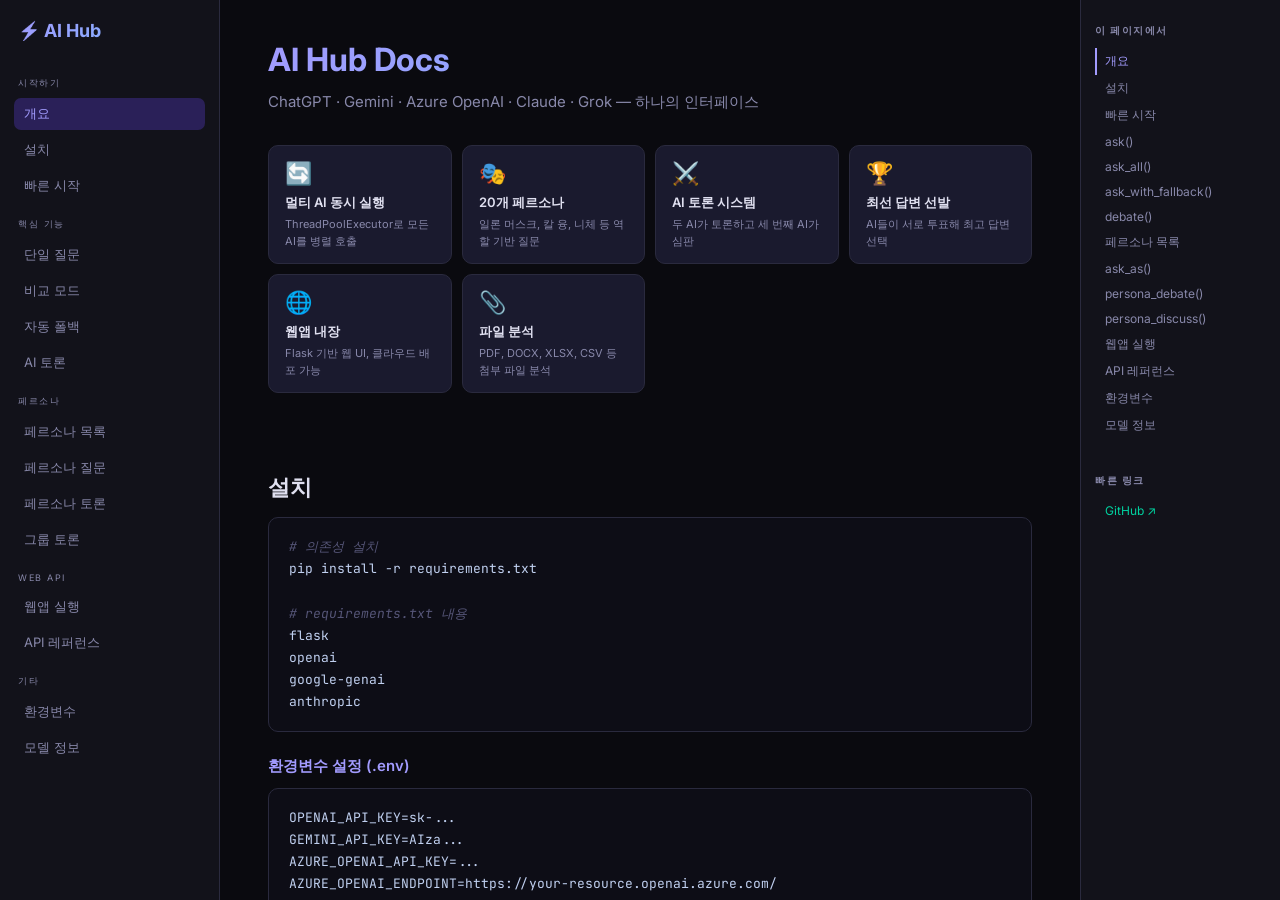
<file: docs.html>
<!DOCTYPE html>
<html lang="ko">
<head>
    <meta charset="UTF-8">
    <meta name="viewport" content="width=device-width, initial-scale=1.0">
    <title>AI Hub — Docs</title>
    <link href="https://fonts.googleapis.com/css2?family=Inter:wght@300;400;500;600;700&family=JetBrains+Mono:wght@400;600&display=swap" rel="stylesheet">
    <style>
        * { margin: 0; padding: 0; box-sizing: border-box; }
        :root {
            --bg: #0a0a0f; --surface: #12121a; --surface2: #1a1a2e;
            --border: #2a2a3e; --text: #e0e0f0; --text2: #8888aa;
            --accent: #6c5ce7; --accent2: #a29bfe; --green: #00d2a0;
            --orange: #fdcb6e; --red: #ff6b6b; --blue: #74b9ff;
            --yellow: #ffeaa7;
        }
        body {
            font-family: 'Inter', sans-serif;
            background: var(--bg);
            color: var(--text);
            display: flex;
            height: 100vh;
            overflow: hidden;
        }

        /* ── Left Nav ── */
        .nav {
            width: 220px;
            min-width: 220px;
            background: var(--surface);
            border-right: 1px solid var(--border);
            padding: 20px 14px;
            overflow-y: auto;
            display: flex;
            flex-direction: column;
            gap: 4px;
        }
        .nav-logo {
            font-size: 18px; font-weight: 700; margin-bottom: 20px;
            background: linear-gradient(135deg, var(--accent2), var(--blue));
            -webkit-background-clip: text; -webkit-text-fill-color: transparent;
            padding: 0 4px;
        }
        .nav-section {
            font-size: 9px; text-transform: uppercase; letter-spacing: 1.5px;
            color: var(--text2); margin: 12px 0 4px 4px;
        }
        .nav-link {
            display: block; padding: 7px 10px; border-radius: 7px;
            color: var(--text2); text-decoration: none; font-size: 13px;
            transition: all 0.15s; cursor: pointer;
        }
        .nav-link:hover { background: var(--surface2); color: var(--text); }
        .nav-link.active { background: #2a2058; color: var(--accent2); }

        /* ── Main Content ── */
        .content {
            flex: 1;
            overflow-y: auto;
            padding: 40px 48px;
            max-width: 900px;
        }

        /* ── Right Mini-Nav (오른쪽 창) ── */
        .right-panel {
            width: 200px;
            min-width: 200px;
            background: var(--surface);
            border-left: 1px solid var(--border);
            padding: 24px 14px;
            overflow-y: auto;
            font-size: 12px;
        }
        .right-panel h4 {
            font-size: 10px; text-transform: uppercase; letter-spacing: 1.5px;
            color: var(--text2); margin-bottom: 10px;
        }
        .on-page-link {
            display: block; padding: 5px 8px; color: var(--text2);
            text-decoration: none; border-left: 2px solid transparent;
            transition: all 0.15s; font-size: 12px;
        }
        .on-page-link:hover { color: var(--accent2); border-left-color: var(--accent2); }
        .on-page-link.active { color: var(--accent2); border-left-color: var(--accent2); }

        /* ── Typography ── */
        h1 { font-size: 32px; font-weight: 700; margin-bottom: 10px;
             background: linear-gradient(135deg, var(--accent2), var(--blue));
             -webkit-background-clip: text; -webkit-text-fill-color: transparent; }
        h2 { font-size: 22px; font-weight: 600; margin: 40px 0 14px;
             padding-top: 40px; border-top: 1px solid var(--border); color: var(--text); }
        h2:first-of-type { border-top: none; }
        h3 { font-size: 15px; font-weight: 600; margin: 24px 0 10px; color: var(--accent2); }
        p { font-size: 14px; line-height: 1.75; color: #c0c0d8; margin-bottom: 12px; }
        .subtitle { color: var(--text2); font-size: 15px; margin-bottom: 30px; }

        /* ── Code ── */
        code {
            font-family: 'JetBrains Mono', monospace;
            font-size: 12.5px;
            background: var(--surface2);
            border: 1px solid var(--border);
            border-radius: 5px;
            padding: 2px 6px;
            color: var(--green);
        }
        pre {
            background: #0d0d16;
            border: 1px solid var(--border);
            border-radius: 10px;
            padding: 18px 20px;
            overflow-x: auto;
            margin: 12px 0 20px;
            position: relative;
        }
        pre code {
            background: none; border: none; padding: 0;
            font-size: 13px; color: #c0d0f0; line-height: 1.7;
        }
        .kw { color: #c39af0; }
        .str { color: #a8d8a8; }
        .cm { color: #555577; font-style: italic; }
        .fn { color: var(--blue); }
        .cls { color: var(--orange); }
        .num { color: var(--orange); }

        /* ── Badge / Tag ── */
        .badge {
            display: inline-flex; align-items: center; gap: 4px;
            padding: 3px 9px; border-radius: 20px; font-size: 11px; font-weight: 600;
        }
        .badge-green { background: #0a2a20; border: 1px solid var(--green); color: var(--green); }
        .badge-blue { background: #0a1a2a; border: 1px solid var(--blue); color: var(--blue); }
        .badge-purple { background: #1a1040; border: 1px solid var(--accent2); color: var(--accent2); }
        .badge-orange { background: #2a1a0a; border: 1px solid var(--orange); color: var(--orange); }

        /* ── Table ── */
        table { width: 100%; border-collapse: collapse; margin: 10px 0 20px; font-size: 13px; }
        th { text-align: left; padding: 10px 14px; background: var(--surface2);
             border-bottom: 1px solid var(--border); color: var(--text2);
             font-size: 11px; text-transform: uppercase; letter-spacing: 1px; }
        td { padding: 10px 14px; border-bottom: 1px solid #1e1e2e; vertical-align: top; }
        tr:last-child td { border-bottom: none; }
        tr:hover td { background: #13131d; }

        /* ── Cards ── */
        .card-grid { display: grid; grid-template-columns: repeat(auto-fill, minmax(180px, 1fr)); gap: 10px; margin: 14px 0; }
        .card {
            background: var(--surface2); border: 1px solid var(--border);
            border-radius: 10px; padding: 14px 16px;
            transition: border-color 0.2s;
        }
        .card:hover { border-color: var(--accent); }
        .card-icon { font-size: 22px; margin-bottom: 8px; }
        .card-title { font-size: 13px; font-weight: 600; margin-bottom: 4px; }
        .card-desc { font-size: 11px; color: var(--text2); line-height: 1.5; }

        /* ── Persona Table ── */
        .persona-row td:first-child { font-family: 'JetBrains Mono', monospace; font-size: 12px; color: var(--green); }
        .persona-row td:nth-child(2) { font-weight: 500; }

        /* ── Alert ── */
        .alert {
            padding: 12px 16px; border-radius: 8px; margin: 14px 0;
            font-size: 13px; line-height: 1.6; display: flex; gap: 10px;
        }
        .alert-blue { background: #0a1a2a; border: 1px solid #2a4a7a; }
        .alert-green { background: #0a2a1a; border: 1px solid #1a6a3a; }
        .alert-orange { background: #2a1a0a; border: 1px solid #7a4a1a; }

        /* ── Method Tag ── */
        .method { font-family: 'JetBrains Mono', monospace; font-size: 13px; }
        .method-header {
            display: flex; align-items: center; gap: 10px;
            padding: 12px 16px; background: var(--surface2);
            border: 1px solid var(--border); border-radius: 8px 8px 0 0;
            margin-top: 16px;
        }
        .method-body {
            padding: 14px 16px; background: #0d0d16;
            border: 1px solid var(--border); border-top: none;
            border-radius: 0 0 8px 8px; font-size: 13px; line-height: 1.7;
        }
        .param { color: var(--blue); font-family: 'JetBrains Mono', monospace; font-size: 12px; }
        .returns { color: var(--green); font-family: 'JetBrains Mono', monospace; font-size: 12px; }

        .divider { border: none; border-top: 1px solid var(--border); margin: 32px 0; }
    </style>
</head>
<body>

<!-- ══ LEFT NAV ══ -->
<nav class="nav">
    <div class="nav-logo">⚡ AI Hub</div>
    <div class="nav-section">시작하기</div>
    <a class="nav-link active" href="#overview" onclick="scrollTo('overview')">개요</a>
    <a class="nav-link" href="#install" onclick="scrollTo('install')">설치</a>
    <a class="nav-link" href="#quickstart" onclick="scrollTo('quickstart')">빠른 시작</a>

    <div class="nav-section">핵심 기능</div>
    <a class="nav-link" href="#ask" onclick="scrollTo('ask')">단일 질문</a>
    <a class="nav-link" href="#compare" onclick="scrollTo('compare')">비교 모드</a>
    <a class="nav-link" href="#fallback" onclick="scrollTo('fallback')">자동 폴백</a>
    <a class="nav-link" href="#debate" onclick="scrollTo('debate')">AI 토론</a>

    <div class="nav-section">페르소나</div>
    <a class="nav-link" href="#personas" onclick="scrollTo('personas')">페르소나 목록</a>
    <a class="nav-link" href="#ask-as" onclick="scrollTo('ask-as')">페르소나 질문</a>
    <a class="nav-link" href="#persona-debate" onclick="scrollTo('persona-debate')">페르소나 토론</a>
    <a class="nav-link" href="#persona-discuss" onclick="scrollTo('persona-discuss')">그룹 토론</a>

    <div class="nav-section">Web API</div>
    <a class="nav-link" href="#web-app" onclick="scrollTo('web-app')">웹앱 실행</a>
    <a class="nav-link" href="#api-ref" onclick="scrollTo('api-ref')">API 레퍼런스</a>

    <div class="nav-section">기타</div>
    <a class="nav-link" href="#env" onclick="scrollTo('env')">환경변수</a>
    <a class="nav-link" href="#models" onclick="scrollTo('models')">모델 정보</a>
</nav>

<!-- ══ MAIN CONTENT ══ -->
<main class="content" id="mainContent">

    <!-- OVERVIEW -->
    <section id="overview">
        <h1>AI Hub Docs</h1>
        <p class="subtitle">ChatGPT · Gemini · Azure OpenAI · Claude · Grok — 하나의 인터페이스</p>

        <div class="card-grid">
            <div class="card">
                <div class="card-icon">🔄</div>
                <div class="card-title">멀티 AI 동시 실행</div>
                <div class="card-desc">ThreadPoolExecutor로 모든 AI를 병렬 호출</div>
            </div>
            <div class="card">
                <div class="card-icon">🎭</div>
                <div class="card-title">20개 페르소나</div>
                <div class="card-desc">일론 머스크, 칼 융, 니체 등 역할 기반 질문</div>
            </div>
            <div class="card">
                <div class="card-icon">⚔️</div>
                <div class="card-title">AI 토론 시스템</div>
                <div class="card-desc">두 AI가 토론하고 세 번째 AI가 심판</div>
            </div>
            <div class="card">
                <div class="card-icon">🏆</div>
                <div class="card-title">최선 답변 선발</div>
                <div class="card-desc">AI들이 서로 투표해 최고 답변 선택</div>
            </div>
            <div class="card">
                <div class="card-icon">🌐</div>
                <div class="card-title">웹앱 내장</div>
                <div class="card-desc">Flask 기반 웹 UI, 클라우드 배포 가능</div>
            </div>
            <div class="card">
                <div class="card-icon">📎</div>
                <div class="card-title">파일 분석</div>
                <div class="card-desc">PDF, DOCX, XLSX, CSV 등 첨부 파일 분석</div>
            </div>
        </div>
    </section>

    <!-- INSTALL -->
    <section id="install">
        <h2>설치</h2>
        <pre><code><span class="cm"># 의존성 설치</span>
pip install -r requirements.txt

<span class="cm"># requirements.txt 내용</span>
flask
openai
google-genai
anthropic</code></pre>

        <h3>환경변수 설정 (.env)</h3>
        <pre><code>OPENAI_API_KEY=sk-...
GEMINI_API_KEY=AIza...
AZURE_OPENAI_API_KEY=...
AZURE_OPENAI_ENDPOINT=https://your-resource.openai.azure.com/
CLAUDE_API_KEY=sk-ant-...
GROK_API_KEY=xai-...</code></pre>
    </section>

    <!-- QUICKSTART -->
    <section id="quickstart">
        <h2>빠른 시작</h2>
        <pre><code><span class="kw">from</span> ai_hub <span class="kw">import</span> <span class="cls">AIHub</span>

hub = <span class="cls">AIHub</span>()

<span class="cm"># 1. 단일 AI 질문</span>
resp = hub.<span class="fn">ask</span>(<span class="str">"AI의 미래는?"</span>, provider=<span class="str">"chatgpt"</span>)
<span class="fn">print</span>(resp.content)

<span class="cm"># 2. 모든 AI 동시 비교</span>
results = hub.<span class="fn">ask_all</span>(<span class="str">"양자컴퓨터란?"</span>)
<span class="kw">for</span> r <span class="kw">in</span> results:
    <span class="fn">print</span>(<span class="fn">f</span><span class="str">"{r.provider}: {r.content[:100]}"</span>)

<span class="cm"># 3. 사용 가능한 AI 확인</span>
<span class="fn">print</span>(hub.<span class="fn">available_providers</span>())
<span class="cm"># → ['chatgpt', 'gemini', 'azure', 'claude', 'grok']</span>

<span class="cm"># 4. 연결 상태 확인</span>
<span class="fn">print</span>(hub.<span class="fn">status</span>())
<span class="cm"># → {'chatgpt': 'Ready', 'gemini': 'Ready', ...}</span></code></pre>
    </section>

    <!-- ASK -->
    <section id="ask">
        <h2>단일 질문 — <code>ask()</code></h2>

        <div class="method-header">
            <span class="badge badge-blue">METHOD</span>
            <span class="method">hub.<span style="color:var(--blue)">ask</span>(prompt, provider, system_prompt) → AIResponse</span>
        </div>
        <div class="method-body">
            <table>
                <tr><th>파라미터</th><th>타입</th><th>기본값</th><th>설명</th></tr>
                <tr><td><span class="param">prompt</span></td><td>str</td><td>—</td><td>질문 내용</td></tr>
                <tr><td><span class="param">provider</span></td><td>str</td><td>"chatgpt"</td><td>chatgpt / gemini / azure / claude / grok</td></tr>
                <tr><td><span class="param">system_prompt</span></td><td>str</td><td>""</td><td>시스템 프롬프트 (역할 지정)</td></tr>
            </table>
            <p>반환: <span class="returns">AIResponse</span> — provider, model, content, success, error, elapsed_seconds</p>
        </div>

        <pre><code>resp = hub.<span class="fn">ask</span>(<span class="str">"요약해줘"</span>, provider=<span class="str">"claude"</span>)
<span class="kw">if</span> resp.success:
    <span class="fn">print</span>(resp.content)
    <span class="fn">print</span>(<span class="fn">f</span><span class="str">"{resp.elapsed_seconds}초 소요"</span>)
<span class="kw">else</span>:
    <span class="fn">print</span>(<span class="str">"오류:"</span>, resp.error)</code></pre>
    </section>

    <!-- COMPARE -->
    <section id="compare">
        <h2>비교 모드 — <code>ask_all()</code></h2>
        <p>사용 가능한 모든 AI를 <strong>동시에</strong> 호출하고 결과를 응답 시간 순으로 정렬합니다.</p>

        <pre><code>results = hub.<span class="fn">ask_all</span>(<span class="str">"블록체인의 장단점을 설명해줘"</span>)

<span class="kw">for</span> r <span class="kw">in</span> results:
    <span class="fn">print</span>(<span class="fn">f</span><span class="str">"[{r.elapsed_seconds}s] {r.provider} ({r.model})"</span>)
    <span class="fn">print</span>(r.content)
    <span class="fn">print</span>(<span class="str">"---"</span>)</code></pre>
    </section>

    <!-- FALLBACK -->
    <section id="fallback">
        <h2>자동 폴백 — <code>ask_with_fallback()</code></h2>
        <p>첫 번째 AI가 실패하면 자동으로 다음 AI로 전환합니다.</p>

        <pre><code>resp = hub.<span class="fn">ask_with_fallback</span>(
    <span class="str">"안전한 질문"</span>,
    priority=[<span class="str">"azure"</span>, <span class="str">"chatgpt"</span>, <span class="str">"gemini"</span>]
)
<span class="fn">print</span>(<span class="fn">f</span><span class="str">"{resp.provider}이 답변함"</span>)</code></pre>
    </section>

    <!-- AI DEBATE -->
    <section id="debate">
        <h2>AI 토론 — <code>debate()</code></h2>
        <p>두 AI가 서로 다른 입장에서 토론하고, 세 번째 AI가 심판 역할을 합니다.</p>

        <pre><code>result = hub.<span class="fn">debate</span>(
    topic=<span class="str">"AI가 인류에게 위협인가?"</span>,
    rounds=<span class="num">3</span>,
    ai_for=<span class="str">"chatgpt"</span>,      <span class="cm"># 찬성 측</span>
    ai_against=<span class="str">"gemini"</span>,  <span class="cm"># 반대 측</span>
    judge=<span class="str">"claude"</span>         <span class="cm"># 심판</span>
)

<span class="kw">for</span> entry <span class="kw">in</span> result[<span class="str">"debate_log"</span>]:
    <span class="fn">print</span>(<span class="fn">f</span><span class="str">"[Round {entry['round']}] {entry['speaker']}: {entry['content']}"</span>)

<span class="fn">print</span>(<span class="str">"판결:"</span>, result[<span class="str">"judgment"</span>])</code></pre>

        <div class="alert alert-blue">
            💡 <strong>discuss()</strong> — 여러 AI가 협력적으로 주제를 논의하는 모드도 있습니다.
        </div>
    </section>

    <hr class="divider">

    <!-- PERSONAS -->
    <section id="personas">
        <h2>페르소나 목록</h2>
        <p>20개의 내장 페르소나가 있습니다. <code>hub.list_personas()</code>로 전체 목록 조회 가능.</p>

        <table>
            <tr><th>키</th><th>이름</th><th>분야</th></tr>
            <tr class="persona-row"><td>elon_musk</td><td>Elon Musk</td><td><span class="badge badge-blue">기업가</span></td></tr>
            <tr class="persona-row"><td>trump</td><td>Donald Trump</td><td><span class="badge badge-blue">정치/비즈니스</span></td></tr>
            <tr class="persona-row"><td>cao_cao</td><td>조조 (曹操)</td><td><span class="badge badge-orange">전략</span></td></tr>
            <tr class="persona-row"><td>chung_juyoung</td><td>정주영</td><td><span class="badge badge-blue">기업가</span></td></tr>
            <tr class="persona-row"><td>lee_byungchul</td><td>이병철</td><td><span class="badge badge-blue">기업가</span></td></tr>
            <tr class="persona-row"><td>rockefeller</td><td>John D. Rockefeller</td><td><span class="badge badge-blue">금융</span></td></tr>
            <tr class="persona-row"><td>musashi</td><td>미야모토 무사시</td><td><span class="badge badge-orange">전략/철학</span></td></tr>
            <tr class="persona-row"><td>tokugawa</td><td>도쿠가와 이에야스</td><td><span class="badge badge-orange">전략</span></td></tr>
            <tr class="persona-row"><td>sima_yi</td><td>사마의 (司馬懿)</td><td><span class="badge badge-orange">전략</span></td></tr>
            <tr class="persona-row"><td>iching_master</td><td>주역 대가</td><td><span class="badge badge-purple">동양철학</span></td></tr>
            <tr class="persona-row"><td>saju_master</td><td>사주 대가</td><td><span class="badge badge-purple">동양철학</span></td></tr>
            <tr class="persona-row"><td>jp_morgan</td><td>J.P. Morgan</td><td><span class="badge badge-blue">금융</span></td></tr>
            <tr class="persona-row"><td>fbi_profiler</td><td>FBI 프로파일러</td><td><span class="badge badge-orange">심리분석</span></td></tr>
            <tr class="persona-row"><td>carl_jung</td><td>칼 융</td><td><span class="badge badge-purple">심리학</span></td></tr>
            <tr class="persona-row"><td>nietzsche</td><td>니체</td><td><span class="badge badge-purple">철학</span></td></tr>
            <tr class="persona-row"><td>schopenhauer</td><td>쇼펜하우어</td><td><span class="badge badge-purple">철학</span></td></tr>
            <tr class="persona-row"><td>nikola_tesla</td><td>니콜라 테슬라</td><td><span class="badge badge-blue">발명/과학</span></td></tr>
            <tr class="persona-row"><td>edison</td><td>토마스 에디슨</td><td><span class="badge badge-blue">발명</span></td></tr>
            <tr class="persona-row"><td>personal_assistant</td><td>개인비서</td><td><span class="badge badge-green">실용</span></td></tr>
            <tr class="persona-row"><td>devils_advocate</td><td>반대 비서</td><td><span class="badge badge-green">실용</span></td></tr>
        </table>

        <pre><code><span class="cm"># 커스텀 페르소나 추가</span>
hub.<span class="fn">add_persona</span>(
    key=<span class="str">"buffett"</span>,
    name=<span class="str">"Warren Buffett"</span>,
    prompt=<span class="str">"You are Warren Buffett, the Oracle of Omaha..."</span>
)</code></pre>
    </section>

    <!-- ASK AS -->
    <section id="ask-as">
        <h2>페르소나 질문 — <code>ask_as()</code></h2>
        <pre><code><span class="cm"># 일론 머스크 관점으로 질문</span>
resp = hub.<span class="fn">ask_as</span>(
    <span class="str">"한국 스타트업 생태계를 어떻게 봐?"</span>,
    persona=<span class="str">"elon_musk"</span>,
    provider=<span class="str">"chatgpt"</span>
)
<span class="fn">print</span>(resp.provider)  <span class="cm"># "ChatGPT as Elon Musk"</span>
<span class="fn">print</span>(resp.content)</code></pre>
    </section>

    <!-- PERSONA DEBATE -->
    <section id="persona-debate">
        <h2>페르소나 토론 — <code>persona_debate()</code></h2>
        <pre><code>result = hub.<span class="fn">persona_debate</span>(
    topic=<span class="str">"전쟁은 정당화될 수 있는가?"</span>,
    persona_for=<span class="str">"cao_cao"</span>,
    persona_against=<span class="str">"musashi"</span>,
    ai_for=<span class="str">"chatgpt"</span>,
    ai_against=<span class="str">"gemini"</span>,
    judge=<span class="str">"claude"</span>,
    rounds=<span class="num">3</span>
)
<span class="fn">print</span>(result[<span class="str">"judgment"</span>])</code></pre>
    </section>

    <!-- PERSONA DISCUSS -->
    <section id="persona-discuss">
        <h2>그룹 토론 — <code>persona_discuss()</code></h2>
        <p>여러 페르소나가 한 주제를 두고 다 함께 토론합니다.</p>

        <pre><code>result = hub.<span class="fn">persona_discuss</span>(
    topic=<span class="str">"AI 시대 인간의 역할은?"</span>,
    persona_keys=[<span class="str">"nietzsche"</span>, <span class="str">"carl_jung"</span>, <span class="str">"elon_musk"</span>, <span class="str">"tokugawa"</span>],
    rounds=<span class="num">2</span>,
    callback=<span class="kw">lambda</span> name, rnd, resp: <span class="fn">print</span>(<span class="fn">f</span><span class="str">"[R{rnd}] {name}: {resp.content[:80]}..."</span>)
)
<span class="fn">print</span>(<span class="str">"종합 결론:"</span>, result[<span class="str">"synthesis"</span>])</code></pre>
    </section>

    <hr class="divider">

    <!-- WEB APP -->
    <section id="web-app">
        <h2>웹앱 실행</h2>
        <pre><code><span class="cm"># 로컬 실행</span>
python app.py
<span class="cm"># → http://localhost:5000</span>
<span class="cm"># 기본 로그인: admin / aihub2026</span></code></pre>

        <div class="alert alert-green">
            ✅ <strong>Render.com 무료 배포 가능</strong> — GitHub 연동 → New Web Service → <code>pip install -r requirements.txt</code> → <code>gunicorn app:app</code>
        </div>

        <h3>웹앱 모드</h3>
        <table>
            <tr><th>모드</th><th>설명</th></tr>
            <tr><td>💬 Chat</td><td>선택한 AI와 단일 대화 (히스토리 유지)</td></tr>
            <tr><td>🔄 Compare All</td><td>모든 AI에 동시 질문 후 카드 형태 비교</td></tr>
            <tr><td>⚔️ Debate</td><td>AI 2개가 토론, 1개가 심판</td></tr>
            <tr><td>🗣️ Discussion</td><td>AI들이 협력적으로 주제 논의</td></tr>
            <tr><td>🏆 Best Answer</td><td>AI들이 서로 투표해 최선 답변 선발</td></tr>
            <tr><td>🎭 Persona Debate</td><td>역사적 인물들이 토론</td></tr>
            <tr><td>🧠 Persona Discussion</td><td>여러 인물이 그룹 토론</td></tr>
        </table>
    </section>

    <!-- API REF -->
    <section id="api-ref">
        <h2>Web API 레퍼런스</h2>
        <table>
            <tr><th>엔드포인트</th><th>Method</th><th>Body</th><th>설명</th></tr>
            <tr><td><code>/api/ask</code></td><td>POST</td><td>prompt, provider, persona</td><td>단일 질문</td></tr>
            <tr><td><code>/api/compare</code></td><td>POST</td><td>prompt</td><td>모든 AI 비교</td></tr>
            <tr><td><code>/api/debate</code></td><td>POST</td><td>topic</td><td>AI 토론</td></tr>
            <tr><td><code>/api/discuss</code></td><td>POST</td><td>topic</td><td>AI 토의</td></tr>
            <tr><td><code>/api/best</code></td><td>POST</td><td>question</td><td>최선 답변 선발</td></tr>
            <tr><td><code>/api/persona_debate</code></td><td>POST</td><td>topic, persona_for, persona_against</td><td>페르소나 토론</td></tr>
            <tr><td><code>/api/persona_discuss</code></td><td>POST</td><td>topic, personas[]</td><td>그룹 토론</td></tr>
            <tr><td><code>/api/upload</code></td><td>POST</td><td>file (multipart)</td><td>파일 업로드/분석</td></tr>
        </table>

        <h3>curl 예시</h3>
        <pre><code>curl -X POST http://localhost:5000/api/ask \
  -H <span class="str">"Content-Type: application/json"</span> \
  -d <span class="str">'{"prompt": "안녕", "provider": "chatgpt"}'</span> \
  -b <span class="str">"session=..."</span></code></pre>
    </section>

    <!-- ENV -->
    <section id="env">
        <h2>환경변수</h2>
        <table>
            <tr><th>변수</th><th>필수</th><th>설명</th></tr>
            <tr><td><code>OPENAI_API_KEY</code></td><td>🟡 선택</td><td>ChatGPT (gpt-4o-mini)</td></tr>
            <tr><td><code>GEMINI_API_KEY</code></td><td>🟡 선택</td><td>Gemini 2.5 Flash</td></tr>
            <tr><td><code>AZURE_OPENAI_API_KEY</code></td><td>🟡 선택</td><td>Azure OpenAI</td></tr>
            <tr><td><code>AZURE_OPENAI_ENDPOINT</code></td><td>🟡 선택</td><td>Azure 엔드포인트 URL</td></tr>
            <tr><td><code>CLAUDE_API_KEY</code></td><td>🟡 선택</td><td>Claude (Anthropic)</td></tr>
            <tr><td><code>GROK_API_KEY</code></td><td>🟡 선택</td><td>Grok (xAI)</td></tr>
            <tr><td><code>APP_USERNAME</code></td><td>⚪ 웹앱</td><td>로그인 ID (기본: admin)</td></tr>
            <tr><td><code>APP_PASSWORD</code></td><td>⚪ 웹앱</td><td>로그인 PW (기본: aihub2026)</td></tr>
            <tr><td><code>SECRET_KEY</code></td><td>⚪ 웹앱</td><td>Flask 세션 키</td></tr>
            <tr><td><code>PORT</code></td><td>⚪ 웹앱</td><td>웹 포트 (기본: 5000)</td></tr>
        </table>
        <div class="alert alert-orange">
            ⚠️ AI Hub는 API 키가 하나라도 있으면 작동합니다. 여러 개일수록 기능이 풍부해집니다.
        </div>
    </section>

    <!-- MODELS -->
    <section id="models">
        <h2>기본 모델 정보</h2>
        <table>
            <tr><th>Provider</th><th>기본 모델</th><th>변경 방법</th></tr>
            <tr><td>ChatGPT</td><td><code>gpt-4o-mini</code></td><td><code>AIHub(chatgpt_model="gpt-4o")</code></td></tr>
            <tr><td>Gemini</td><td><code>gemini-2.5-flash</code></td><td><code>AIHub(gemini_model="gemini-2.0-flash")</code></td></tr>
            <tr><td>Azure OpenAI</td><td><code>gpt-4o-mini</code></td><td><code>AIHub(azure_model="gpt-4o")</code></td></tr>
            <tr><td>Claude</td><td><code>claude-sonnet-4-20250514</code></td><td><code>AIHub(claude_model="claude-3-5-haiku...")</code></td></tr>
            <tr><td>Grok</td><td><code>grok-3-mini-fast</code></td><td><code>AIHub(grok_model="grok-3")</code></td></tr>
        </table>
    </section>

</main>

<!-- ══ RIGHT PANEL ══ -->
<aside class="right-panel">
    <h4>이 페이지에서</h4>
    <a class="on-page-link" href="#overview">개요</a>
    <a class="on-page-link" href="#install">설치</a>
    <a class="on-page-link" href="#quickstart">빠른 시작</a>
    <a class="on-page-link" href="#ask">ask()</a>
    <a class="on-page-link" href="#compare">ask_all()</a>
    <a class="on-page-link" href="#fallback">ask_with_fallback()</a>
    <a class="on-page-link" href="#debate">debate()</a>
    <a class="on-page-link" href="#personas">페르소나 목록</a>
    <a class="on-page-link" href="#ask-as">ask_as()</a>
    <a class="on-page-link" href="#persona-debate">persona_debate()</a>
    <a class="on-page-link" href="#persona-discuss">persona_discuss()</a>
    <a class="on-page-link" href="#web-app">웹앱 실행</a>
    <a class="on-page-link" href="#api-ref">API 레퍼런스</a>
    <a class="on-page-link" href="#env">환경변수</a>
    <a class="on-page-link" href="#models">모델 정보</a>

    <br>
    <h4 style="margin-top:20px;">빠른 링크</h4>
    <a class="on-page-link" href="https://github.com/shinwookyi-oss/ai-hub" target="_blank" style="color:var(--green)">GitHub ↗</a>
</aside>

<script>
    // Smooth scroll
    document.querySelectorAll('a[href^="#"]').forEach(a => {
        a.addEventListener('click', e => {
            e.preventDefault();
            const id = a.getAttribute('href').slice(1);
            document.getElementById(id)?.scrollIntoView({ behavior: 'smooth' });
        });
    });

    // Active highlight on scroll
    const mainContent = document.getElementById('mainContent');
    const sections = document.querySelectorAll('section[id]');
    const navLinks = document.querySelectorAll('.nav-link');
    const onPageLinks = document.querySelectorAll('.on-page-link');

    function updateActive() {
        let current = '';
        sections.forEach(s => {
            if (s.getBoundingClientRect().top <= 80) current = s.id;
        });
        navLinks.forEach(l => l.classList.toggle('active', l.getAttribute('href') === '#'+current));
        onPageLinks.forEach(l => l.classList.toggle('active', l.getAttribute('href') === '#'+current));
    }
    mainContent.addEventListener('scroll', updateActive);
    updateActive();
</script>
</body>
</html>
</file>
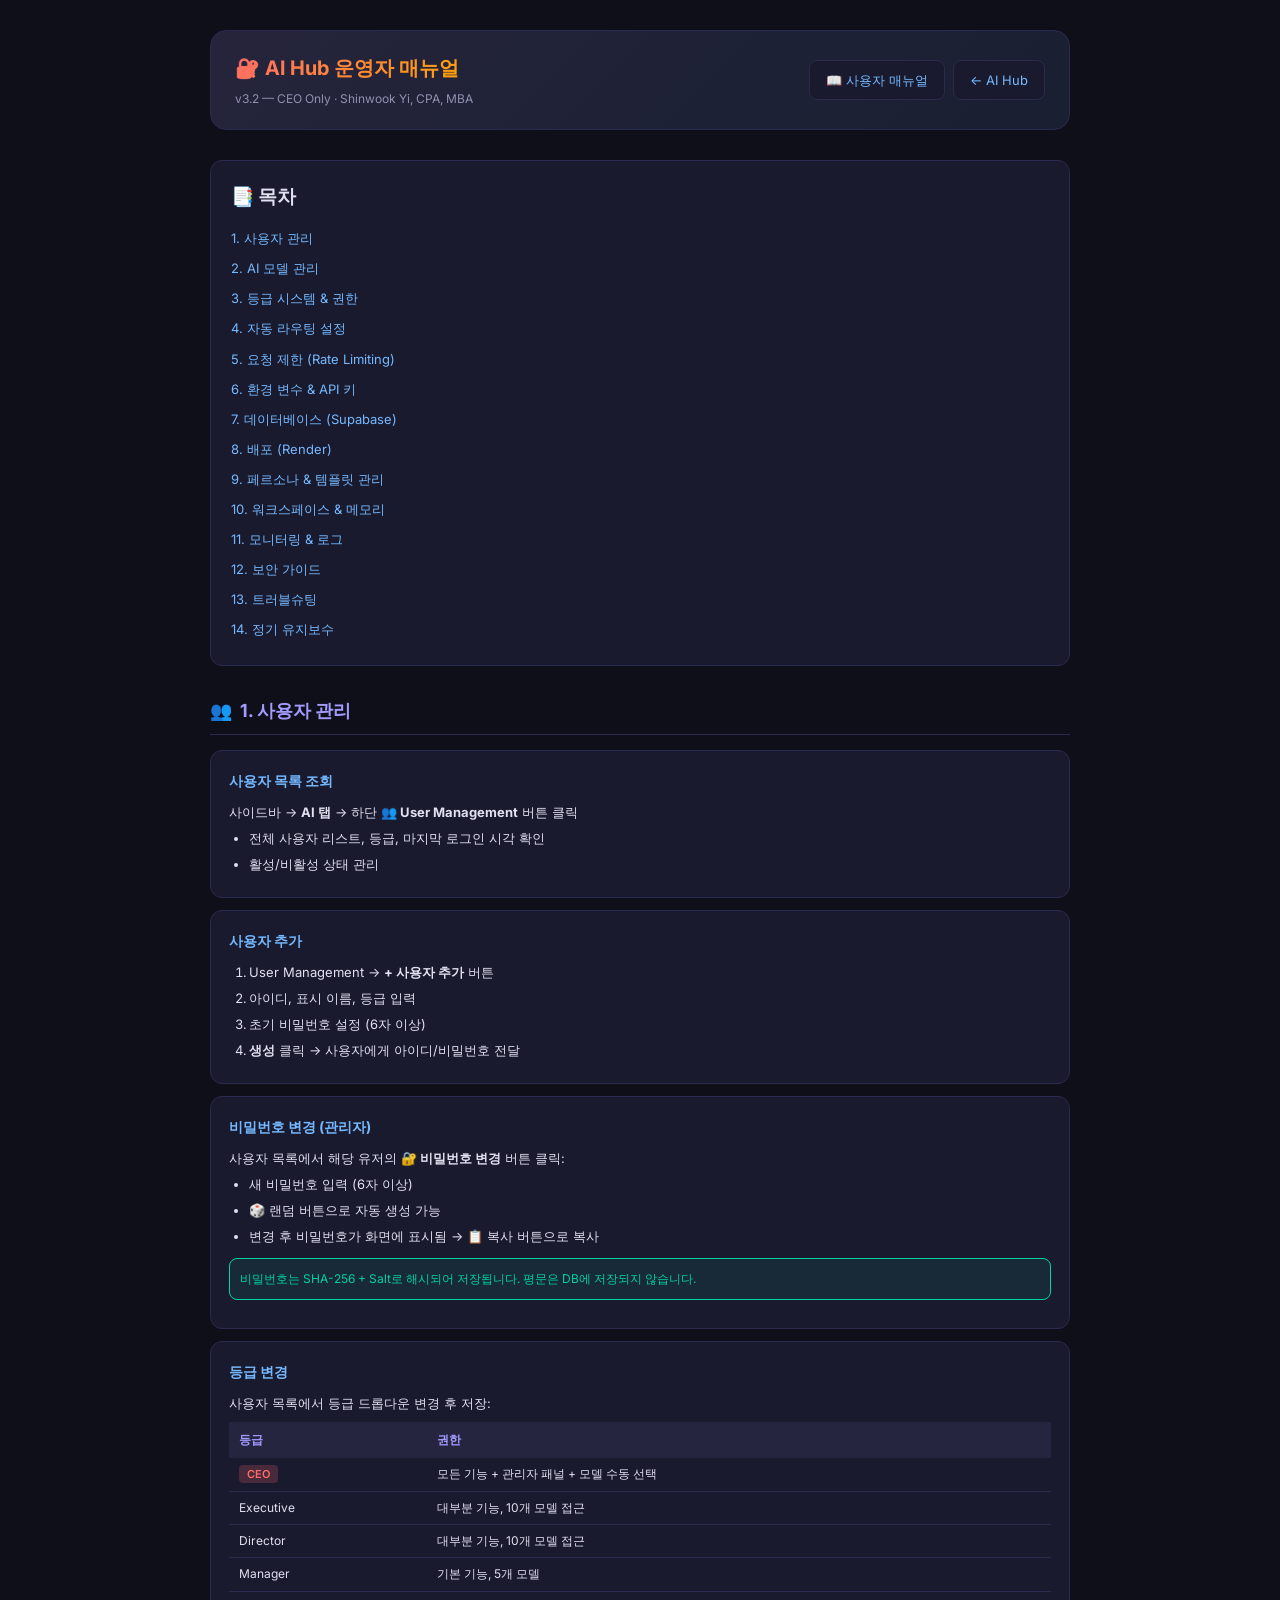
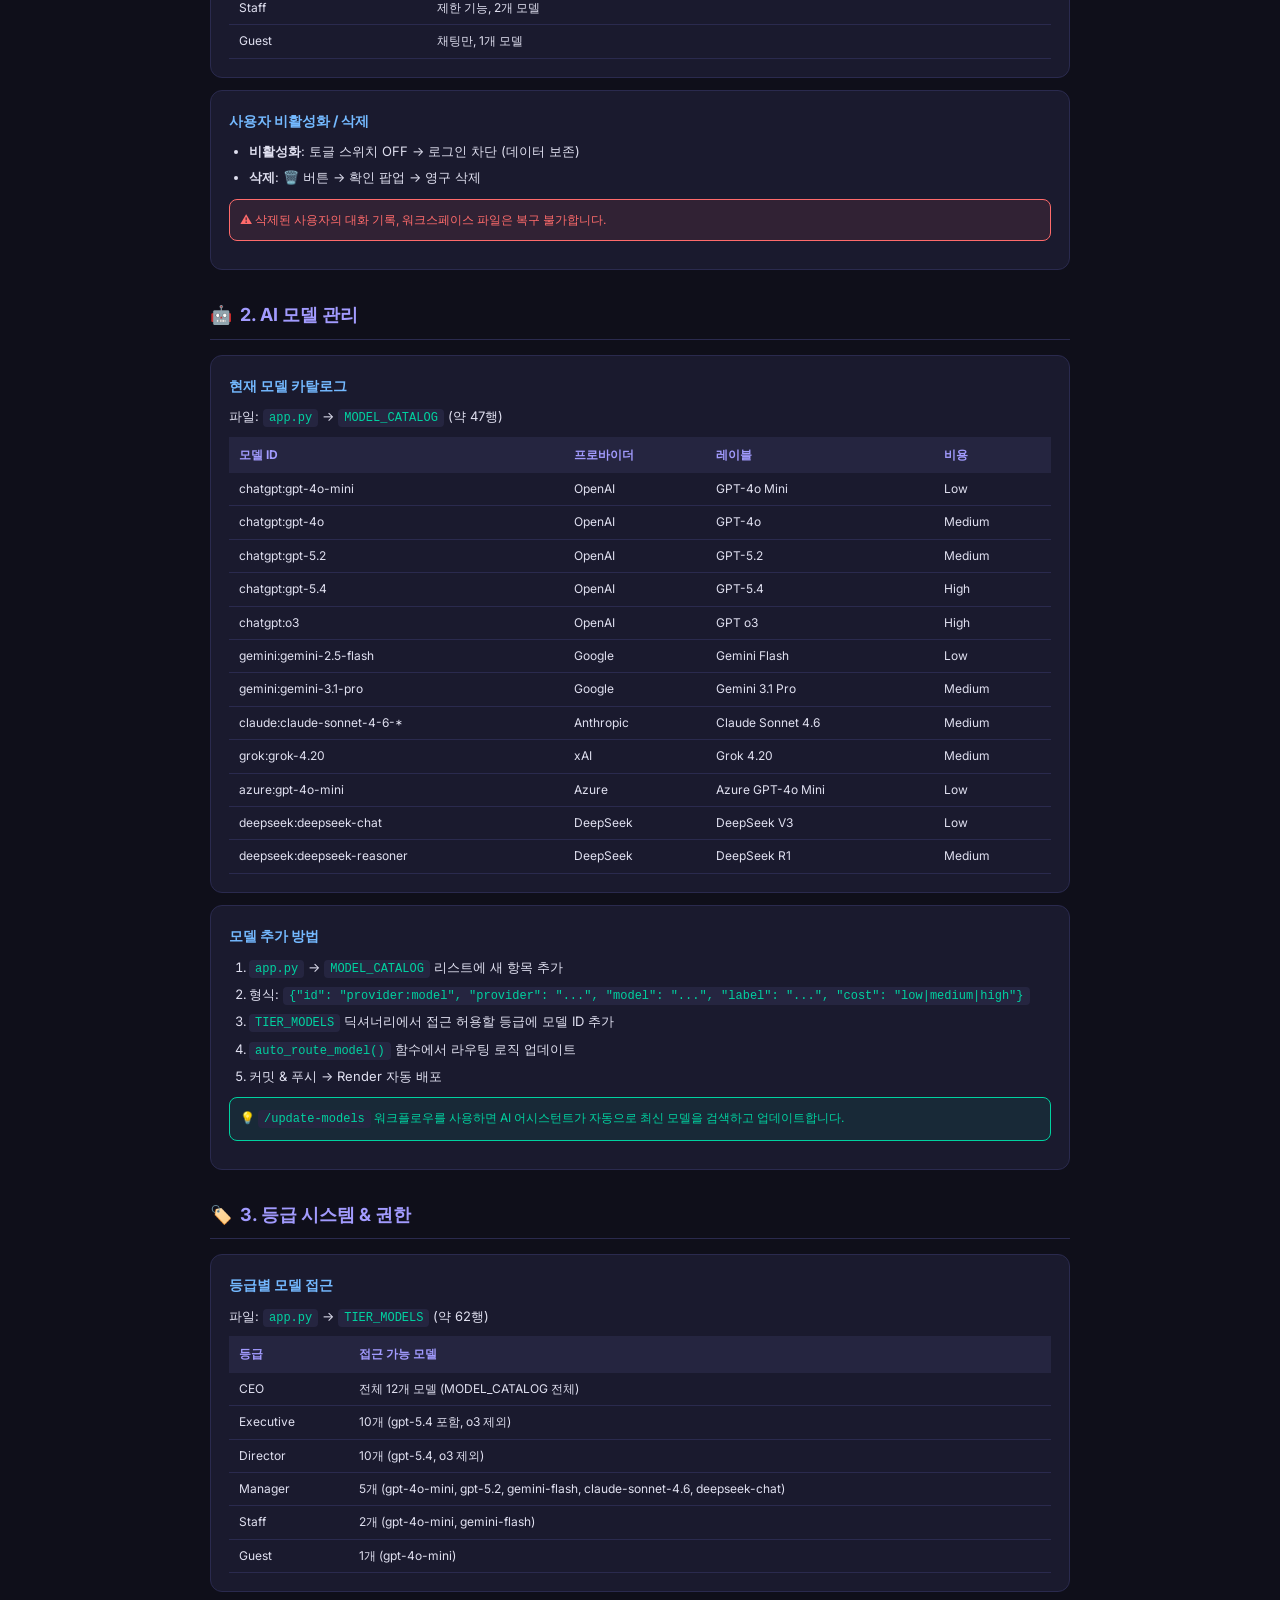
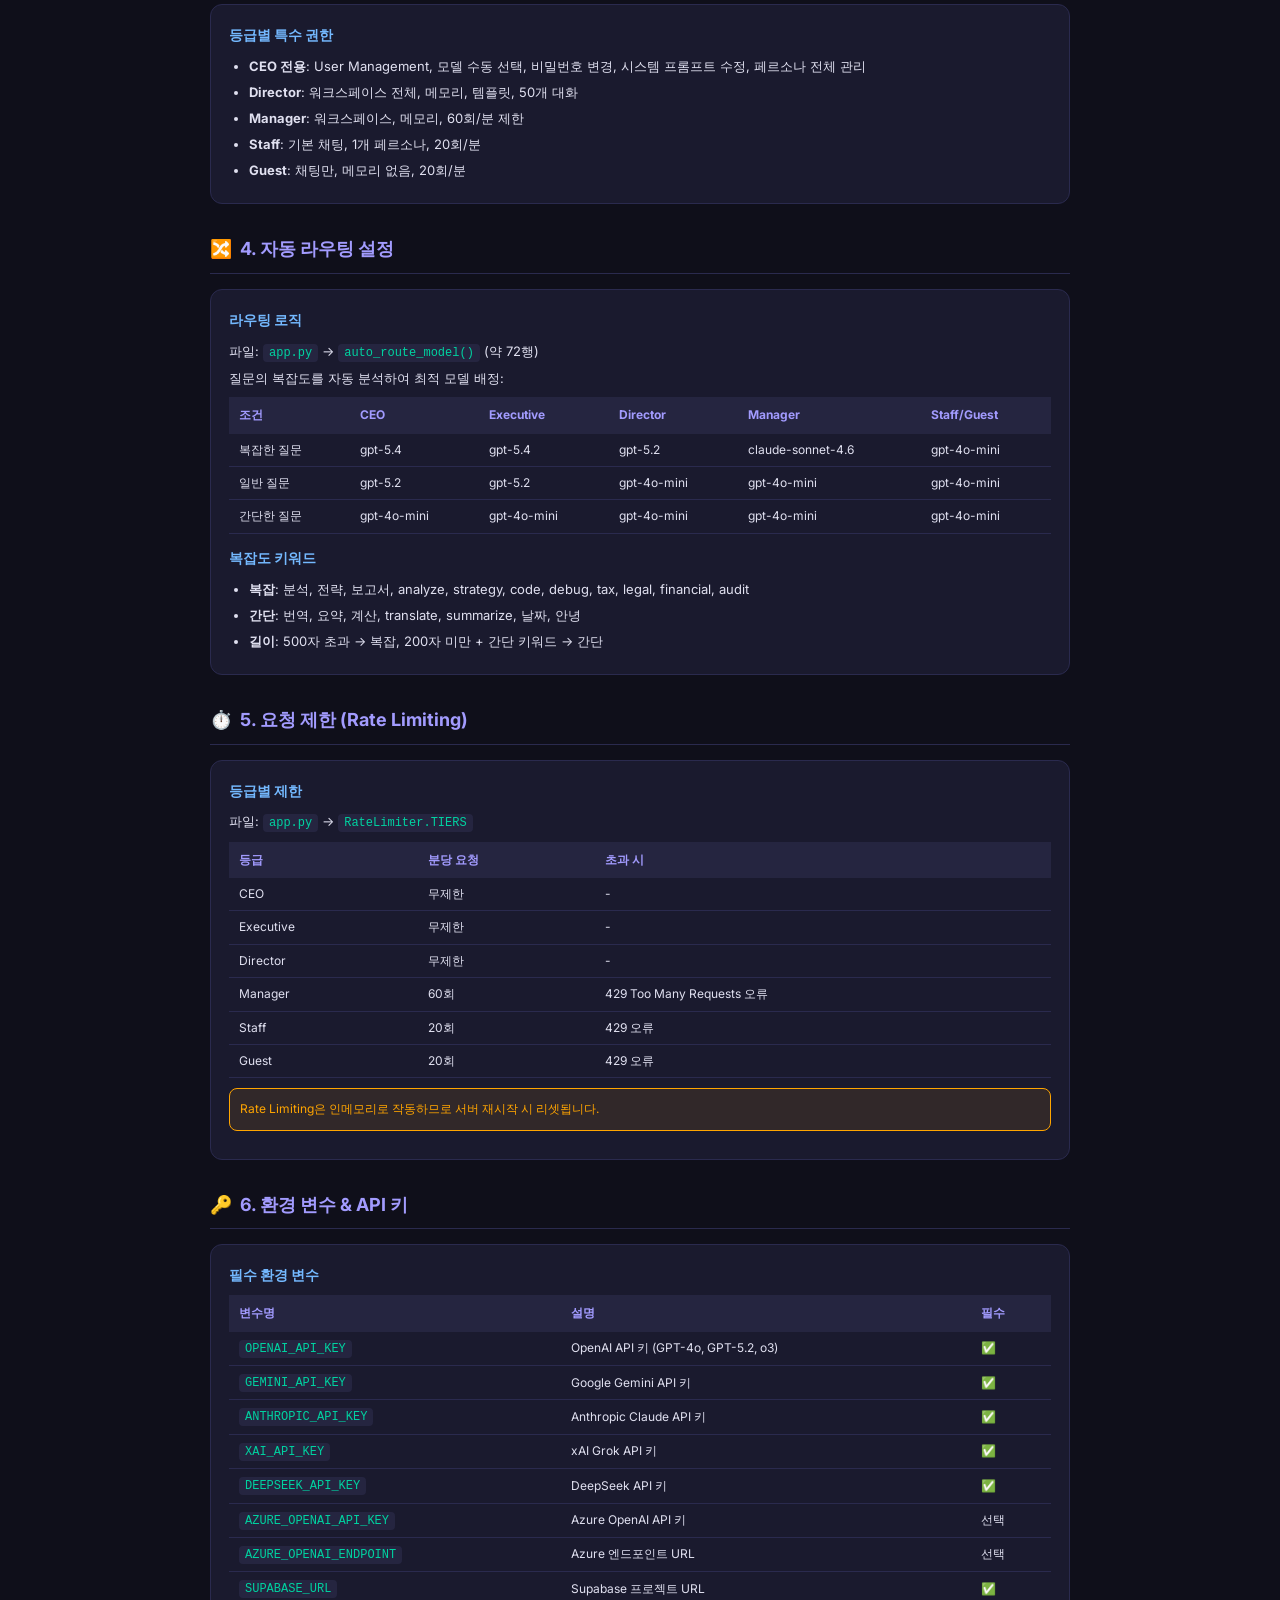
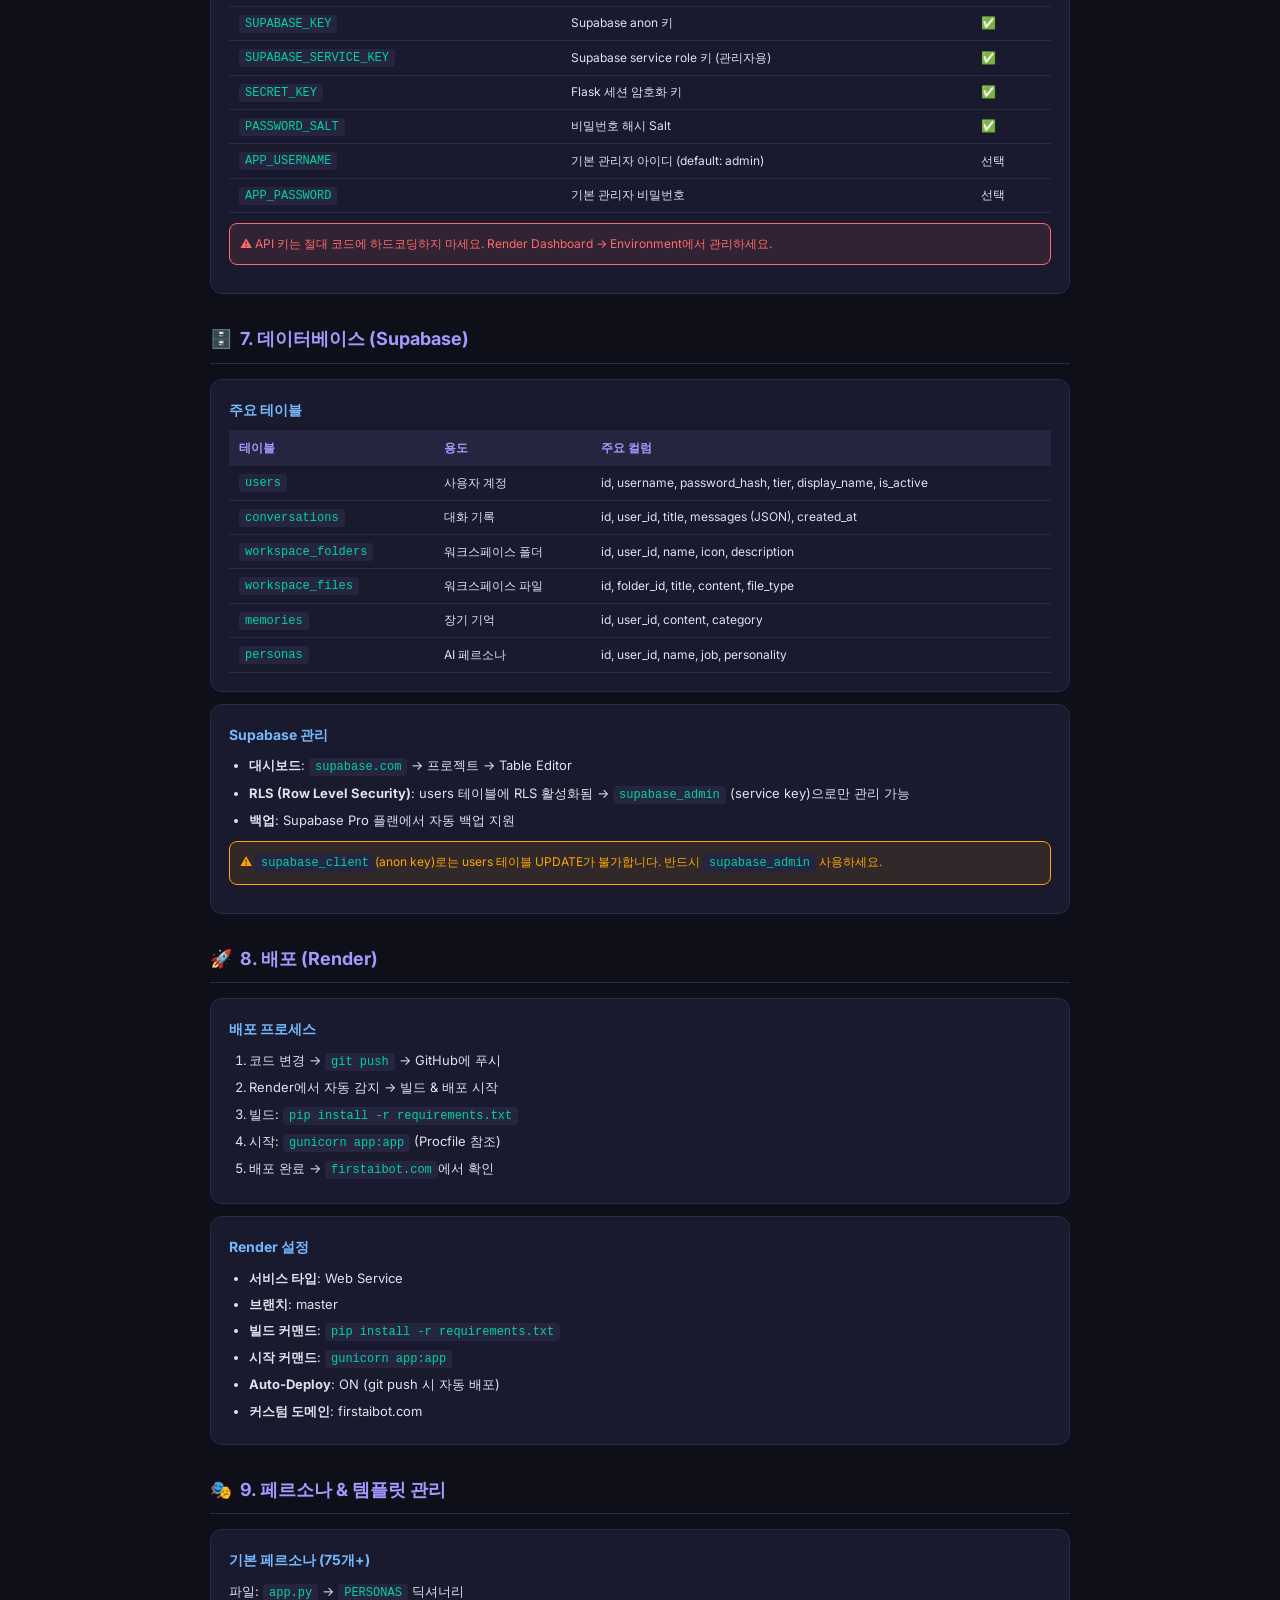
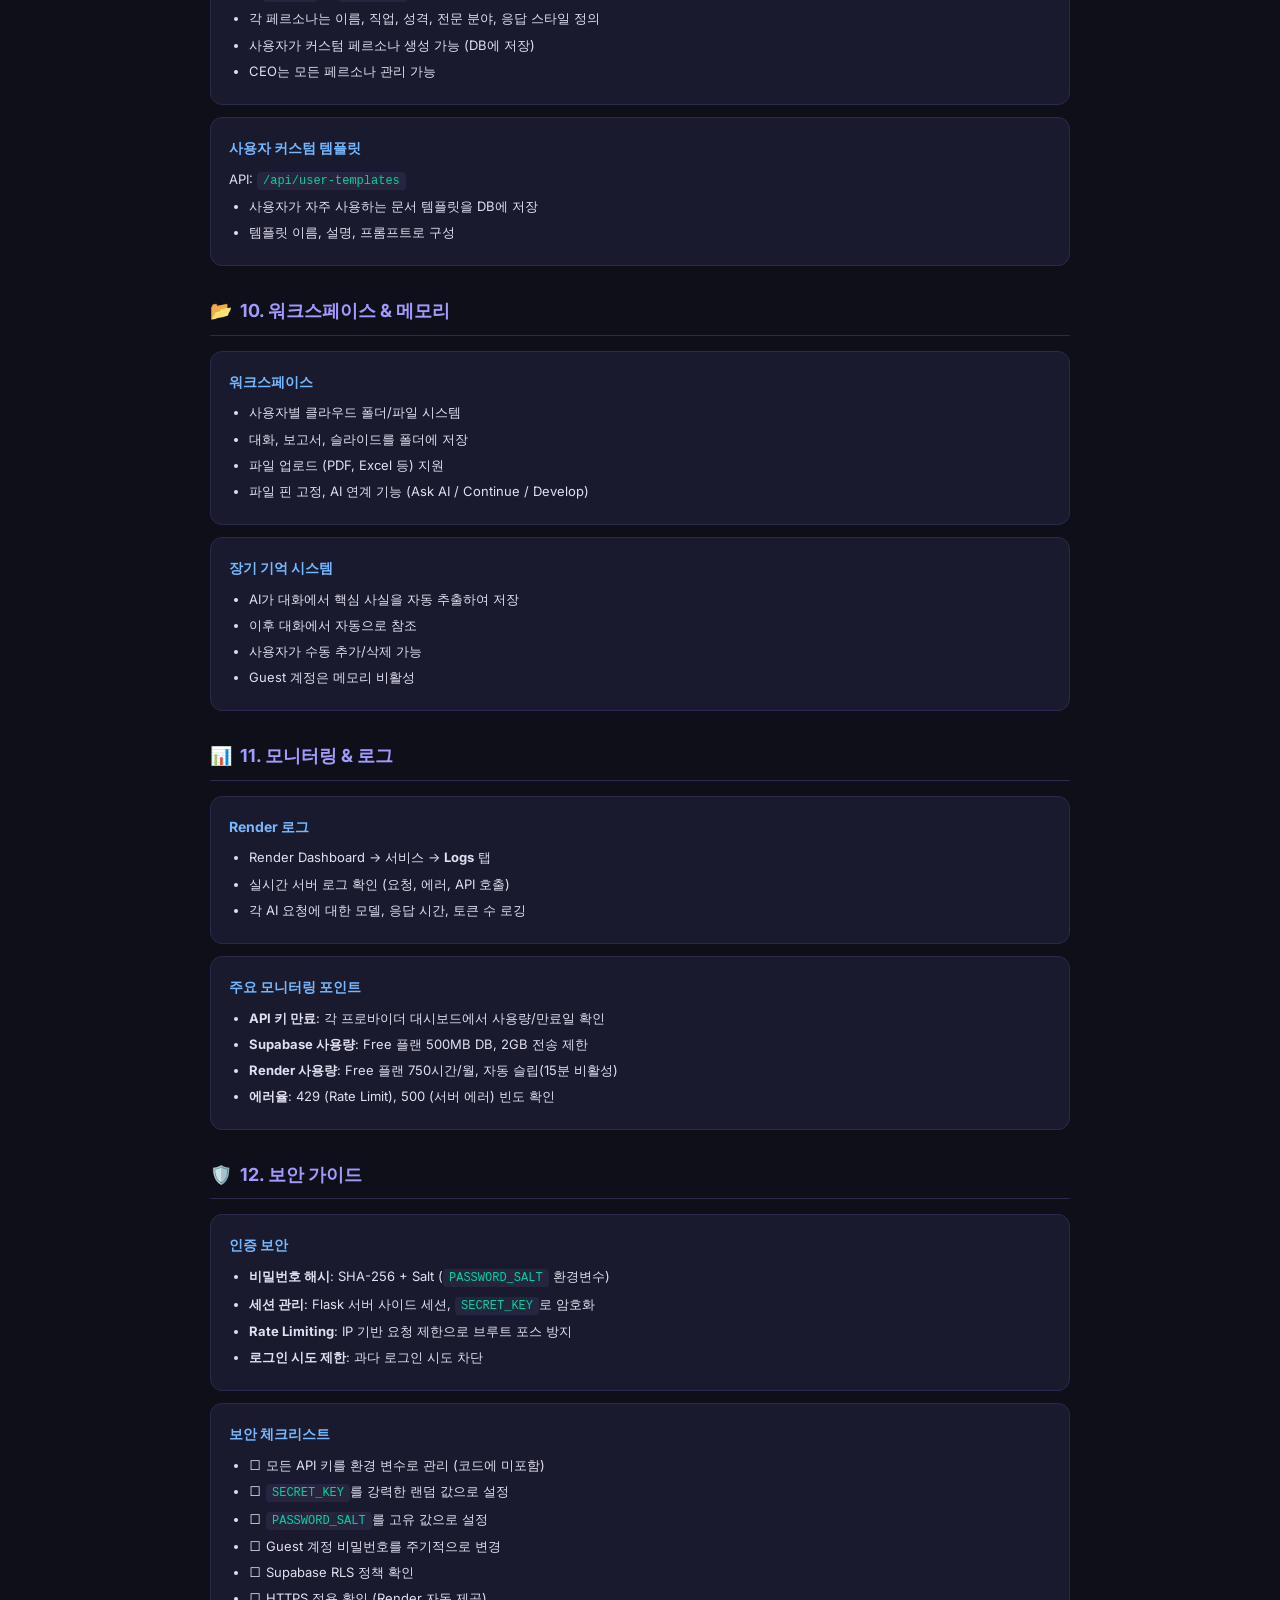
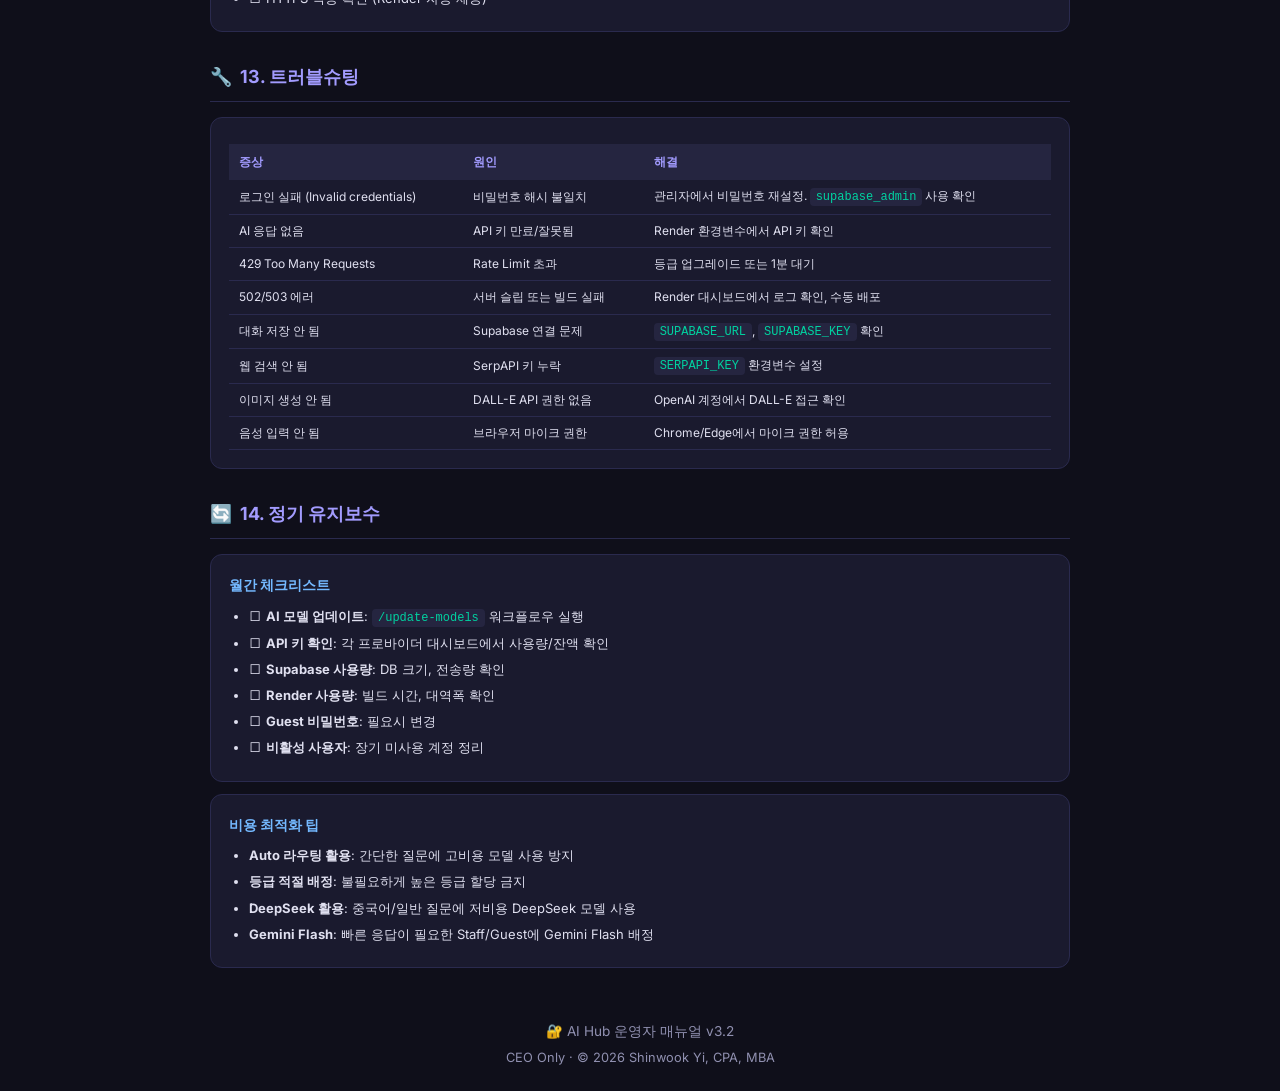
<file: templates/admin_manual.html>
<!DOCTYPE html>
<html lang="ko">
<head>
    <meta charset="UTF-8">
    <meta name="viewport" content="width=device-width, initial-scale=1.0">
    <title>AI Hub — 운영자 매뉴얼</title>
    <link href="https://fonts.googleapis.com/css2?family=Inter:wght@400;600;700&display=swap" rel="stylesheet">
    <style>
        :root { --bg: #0f0f1a; --surface: #1a1a2e; --surface2: #252540; --border: #2a2a4e; --text: #e0e0f0; --text2: #9090b0; --accent: #a29bfe; --accent2: #74b9ff; --green: #00d2a0; --orange: #ffa500; --red: #ff6b6b; }
        * { margin: 0; padding: 0; box-sizing: border-box; }
        body { font-family: 'Inter', sans-serif; background: var(--bg); color: var(--text); line-height: 1.7; }
        .container { max-width: 900px; margin: 0 auto; padding: 30px 20px; }
        .header-bar { display: flex; justify-content: space-between; align-items: center; padding: 20px 24px; background: linear-gradient(135deg, rgba(162,155,254,0.15), rgba(116,185,255,0.1)); border-radius: 16px; margin-bottom: 30px; border: 1px solid var(--border); }
        .header-bar h1 { font-size: 20px; background: linear-gradient(135deg, #ff6b6b, #ffa500); -webkit-background-clip: text; -webkit-text-fill-color: transparent; }
        .subtitle { color: var(--text2); font-size: 12px; margin-top: 4px; }
        .back-btn { padding: 8px 16px; background: var(--surface); border: 1px solid var(--border); border-radius: 8px; color: var(--accent2); text-decoration: none; font-size: 13px; }
        .toc { background: var(--surface); border: 1px solid var(--border); border-radius: 12px; padding: 20px; margin-bottom: 30px; }
        .toc a { display: block; color: var(--accent2); text-decoration: none; font-size: 13px; padding: 4px 0; }
        .toc a:hover { color: var(--accent); }
        h2 { font-size: 18px; color: var(--accent); margin: 30px 0 15px; padding-bottom: 8px; border-bottom: 1px solid var(--border); }
        .emoji-icon { margin-right: 8px; }
        .card { background: var(--surface); border: 1px solid var(--border); border-radius: 12px; padding: 18px; margin-bottom: 12px; }
        .card h3 { font-size: 14px; color: var(--accent2); margin-bottom: 8px; }
        .card p, .card li { font-size: 13px; color: var(--text); margin-bottom: 4px; }
        .card ul, .card ol { padding-left: 20px; }
        table { width: 100%; border-collapse: collapse; font-size: 12px; margin-top: 8px; }
        th { background: var(--surface2); color: var(--accent); text-align: left; padding: 8px 10px; }
        td { padding: 6px 10px; border-bottom: 1px solid var(--border); }
        code { background: var(--surface2); color: var(--green); padding: 2px 6px; border-radius: 4px; font-size: 12px; }
        .warn { background: rgba(255,165,0,0.1); border: 1px solid var(--orange); border-radius: 8px; padding: 10px; font-size: 12px; color: var(--orange); margin: 10px 0; }
        .danger { background: rgba(255,107,107,0.1); border: 1px solid var(--red); border-radius: 8px; padding: 10px; font-size: 12px; color: var(--red); margin: 10px 0; }
        .tip { background: rgba(0,210,160,0.08); border: 1px solid var(--green); border-radius: 8px; padding: 10px; font-size: 12px; color: var(--green); margin: 10px 0; }
        .badge { padding: 2px 8px; border-radius: 4px; font-size: 11px; font-weight: 600; }
        .badge-owner { background: rgba(255,107,107,0.2); color: #ff6b6b; }
    </style>
</head>
<body>
<div class="container">
  <div class="header-bar">
    <div>
      <h1>🔐 AI Hub 운영자 매뉴얼</h1>
      <p class="subtitle">v3.2 — CEO Only · Shinwook Yi, CPA, MBA</p>
    </div>
    <div style="display:flex;gap:8px;">
      <a href="/manual" class="back-btn">📖 사용자 매뉴얼</a>
      <a href="/" class="back-btn">← AI Hub</a>
    </div>
  </div>

  <div class="toc">
    <h3 style="margin-bottom:10px;">📑 목차</h3>
    <a href="#users">1. 사용자 관리</a>
    <a href="#models">2. AI 모델 관리</a>
    <a href="#tiers">3. 등급 시스템 & 권한</a>
    <a href="#routing">4. 자동 라우팅 설정</a>
    <a href="#rate">5. 요청 제한 (Rate Limiting)</a>
    <a href="#env">6. 환경 변수 & API 키</a>
    <a href="#db">7. 데이터베이스 (Supabase)</a>
    <a href="#deploy">8. 배포 (Render)</a>
    <a href="#personas">9. 페르소나 & 템플릿 관리</a>
    <a href="#workspace">10. 워크스페이스 & 메모리</a>
    <a href="#monitoring">11. 모니터링 & 로그</a>
    <a href="#security">12. 보안 가이드</a>
    <a href="#troubleshooting">13. 트러블슈팅</a>
    <a href="#maintenance">14. 정기 유지보수</a>
  </div>

  <!-- 1. 사용자 관리 -->
  <h2 id="users"><span class="emoji-icon">👥</span>1. 사용자 관리</h2>
  <div class="card">
    <h3>사용자 목록 조회</h3>
    <p>사이드바 → <strong>AI 탭</strong> → 하단 <strong>👥 User Management</strong> 버튼 클릭</p>
    <ul>
      <li>전체 사용자 리스트, 등급, 마지막 로그인 시각 확인</li>
      <li>활성/비활성 상태 관리</li>
    </ul>
  </div>
  <div class="card">
    <h3>사용자 추가</h3>
    <ol>
      <li>User Management → <strong>+ 사용자 추가</strong> 버튼</li>
      <li>아이디, 표시 이름, 등급 입력</li>
      <li>초기 비밀번호 설정 (6자 이상)</li>
      <li><strong>생성</strong> 클릭 → 사용자에게 아이디/비밀번호 전달</li>
    </ol>
  </div>
  <div class="card">
    <h3>비밀번호 변경 (관리자)</h3>
    <p>사용자 목록에서 해당 유저의 <strong>🔐 비밀번호 변경</strong> 버튼 클릭:</p>
    <ul>
      <li>새 비밀번호 입력 (6자 이상)</li>
      <li>🎲 랜덤 버튼으로 자동 생성 가능</li>
      <li>변경 후 비밀번호가 화면에 표시됨 → 📋 복사 버튼으로 복사</li>
    </ul>
    <div class="tip">비밀번호는 SHA-256 + Salt로 해시되어 저장됩니다. 평문은 DB에 저장되지 않습니다.</div>
  </div>
  <div class="card">
    <h3>등급 변경</h3>
    <p>사용자 목록에서 등급 드롭다운 변경 후 저장:</p>
    <table>
      <tr><th>등급</th><th>권한</th></tr>
      <tr><td><span class="badge badge-owner">CEO</span></td><td>모든 기능 + 관리자 패널 + 모델 수동 선택</td></tr>
      <tr><td>Executive</td><td>대부분 기능, 10개 모델 접근</td></tr>
      <tr><td>Director</td><td>대부분 기능, 10개 모델 접근</td></tr>
      <tr><td>Manager</td><td>기본 기능, 5개 모델</td></tr>
      <tr><td>Staff</td><td>제한 기능, 2개 모델</td></tr>
      <tr><td>Guest</td><td>채팅만, 1개 모델</td></tr>
    </table>
  </div>
  <div class="card">
    <h3>사용자 비활성화 / 삭제</h3>
    <ul>
      <li><strong>비활성화</strong>: 토글 스위치 OFF → 로그인 차단 (데이터 보존)</li>
      <li><strong>삭제</strong>: 🗑️ 버튼 → 확인 팝업 → 영구 삭제</li>
    </ul>
    <div class="danger">⚠️ 삭제된 사용자의 대화 기록, 워크스페이스 파일은 복구 불가합니다.</div>
  </div>

  <!-- 2. AI 모델 관리 -->
  <h2 id="models"><span class="emoji-icon">🤖</span>2. AI 모델 관리</h2>
  <div class="card">
    <h3>현재 모델 카탈로그</h3>
    <p>파일: <code>app.py</code> → <code>MODEL_CATALOG</code> (약 47행)</p>
    <table>
      <tr><th>모델 ID</th><th>프로바이더</th><th>레이블</th><th>비용</th></tr>
      <tr><td>chatgpt:gpt-4o-mini</td><td>OpenAI</td><td>GPT-4o Mini</td><td>Low</td></tr>
      <tr><td>chatgpt:gpt-4o</td><td>OpenAI</td><td>GPT-4o</td><td>Medium</td></tr>
      <tr><td>chatgpt:gpt-5.2</td><td>OpenAI</td><td>GPT-5.2</td><td>Medium</td></tr>
      <tr><td>chatgpt:gpt-5.4</td><td>OpenAI</td><td>GPT-5.4</td><td>High</td></tr>
      <tr><td>chatgpt:o3</td><td>OpenAI</td><td>GPT o3</td><td>High</td></tr>
      <tr><td>gemini:gemini-2.5-flash</td><td>Google</td><td>Gemini Flash</td><td>Low</td></tr>
      <tr><td>gemini:gemini-3.1-pro</td><td>Google</td><td>Gemini 3.1 Pro</td><td>Medium</td></tr>
      <tr><td>claude:claude-sonnet-4-6-*</td><td>Anthropic</td><td>Claude Sonnet 4.6</td><td>Medium</td></tr>
      <tr><td>grok:grok-4.20</td><td>xAI</td><td>Grok 4.20</td><td>Medium</td></tr>
      <tr><td>azure:gpt-4o-mini</td><td>Azure</td><td>Azure GPT-4o Mini</td><td>Low</td></tr>
      <tr><td>deepseek:deepseek-chat</td><td>DeepSeek</td><td>DeepSeek V3</td><td>Low</td></tr>
      <tr><td>deepseek:deepseek-reasoner</td><td>DeepSeek</td><td>DeepSeek R1</td><td>Medium</td></tr>
    </table>
  </div>
  <div class="card">
    <h3>모델 추가 방법</h3>
    <ol>
      <li><code>app.py</code> → <code>MODEL_CATALOG</code> 리스트에 새 항목 추가</li>
      <li>형식: <code>{"id": "provider:model", "provider": "...", "model": "...", "label": "...", "cost": "low|medium|high"}</code></li>
      <li><code>TIER_MODELS</code> 딕셔너리에서 접근 허용할 등급에 모델 ID 추가</li>
      <li><code>auto_route_model()</code> 함수에서 라우팅 로직 업데이트</li>
      <li>커밋 & 푸시 → Render 자동 배포</li>
    </ol>
    <div class="tip">💡 <code>/update-models</code> 워크플로우를 사용하면 AI 어시스턴트가 자동으로 최신 모델을 검색하고 업데이트합니다.</div>
  </div>

  <!-- 3. 등급 시스템 -->
  <h2 id="tiers"><span class="emoji-icon">🏷️</span>3. 등급 시스템 & 권한</h2>
  <div class="card">
    <h3>등급별 모델 접근</h3>
    <p>파일: <code>app.py</code> → <code>TIER_MODELS</code> (약 62행)</p>
    <table>
      <tr><th>등급</th><th>접근 가능 모델</th></tr>
      <tr><td>CEO</td><td>전체 12개 모델 (MODEL_CATALOG 전체)</td></tr>
      <tr><td>Executive</td><td>10개 (gpt-5.4 포함, o3 제외)</td></tr>
      <tr><td>Director</td><td>10개 (gpt-5.4, o3 제외)</td></tr>
      <tr><td>Manager</td><td>5개 (gpt-4o-mini, gpt-5.2, gemini-flash, claude-sonnet-4.6, deepseek-chat)</td></tr>
      <tr><td>Staff</td><td>2개 (gpt-4o-mini, gemini-flash)</td></tr>
      <tr><td>Guest</td><td>1개 (gpt-4o-mini)</td></tr>
    </table>
  </div>
  <div class="card">
    <h3>등급별 특수 권한</h3>
    <ul>
      <li><strong>CEO 전용</strong>: User Management, 모델 수동 선택, 비밀번호 변경, 시스템 프롬프트 수정, 페르소나 전체 관리</li>
      <li><strong>Director</strong>: 워크스페이스 전체, 메모리, 템플릿, 50개 대화</li>
      <li><strong>Manager</strong>: 워크스페이스, 메모리, 60회/분 제한</li>
      <li><strong>Staff</strong>: 기본 채팅, 1개 페르소나, 20회/분</li>
      <li><strong>Guest</strong>: 채팅만, 메모리 없음, 20회/분</li>
    </ul>
  </div>

  <!-- 4. 자동 라우팅 -->
  <h2 id="routing"><span class="emoji-icon">🔀</span>4. 자동 라우팅 설정</h2>
  <div class="card">
    <h3>라우팅 로직</h3>
    <p>파일: <code>app.py</code> → <code>auto_route_model()</code> (약 72행)</p>
    <p>질문의 복잡도를 자동 분석하여 최적 모델 배정:</p>
    <table>
      <tr><th>조건</th><th>CEO</th><th>Executive</th><th>Director</th><th>Manager</th><th>Staff/Guest</th></tr>
      <tr><td>복잡한 질문</td><td>gpt-5.4</td><td>gpt-5.4</td><td>gpt-5.2</td><td>claude-sonnet-4.6</td><td>gpt-4o-mini</td></tr>
      <tr><td>일반 질문</td><td>gpt-5.2</td><td>gpt-5.2</td><td>gpt-4o-mini</td><td>gpt-4o-mini</td><td>gpt-4o-mini</td></tr>
      <tr><td>간단한 질문</td><td>gpt-4o-mini</td><td>gpt-4o-mini</td><td>gpt-4o-mini</td><td>gpt-4o-mini</td><td>gpt-4o-mini</td></tr>
    </table>
    <h3 style="margin-top:12px;">복잡도 키워드</h3>
    <ul>
      <li><strong>복잡</strong>: 분석, 전략, 보고서, analyze, strategy, code, debug, tax, legal, financial, audit</li>
      <li><strong>간단</strong>: 번역, 요약, 계산, translate, summarize, 날짜, 안녕</li>
      <li><strong>길이</strong>: 500자 초과 → 복잡, 200자 미만 + 간단 키워드 → 간단</li>
    </ul>
  </div>

  <!-- 5. 요청 제한 -->
  <h2 id="rate"><span class="emoji-icon">⏱️</span>5. 요청 제한 (Rate Limiting)</h2>
  <div class="card">
    <h3>등급별 제한</h3>
    <p>파일: <code>app.py</code> → <code>RateLimiter.TIERS</code></p>
    <table>
      <tr><th>등급</th><th>분당 요청</th><th>초과 시</th></tr>
      <tr><td>CEO</td><td>무제한</td><td>-</td></tr>
      <tr><td>Executive</td><td>무제한</td><td>-</td></tr>
      <tr><td>Director</td><td>무제한</td><td>-</td></tr>
      <tr><td>Manager</td><td>60회</td><td>429 Too Many Requests 오류</td></tr>
      <tr><td>Staff</td><td>20회</td><td>429 오류</td></tr>
      <tr><td>Guest</td><td>20회</td><td>429 오류</td></tr>
    </table>
    <div class="warn">Rate Limiting은 인메모리로 작동하므로 서버 재시작 시 리셋됩니다.</div>
  </div>

  <!-- 6. 환경 변수 -->
  <h2 id="env"><span class="emoji-icon">🔑</span>6. 환경 변수 & API 키</h2>
  <div class="card">
    <h3>필수 환경 변수</h3>
    <table>
      <tr><th>변수명</th><th>설명</th><th>필수</th></tr>
      <tr><td><code>OPENAI_API_KEY</code></td><td>OpenAI API 키 (GPT-4o, GPT-5.2, o3)</td><td>✅</td></tr>
      <tr><td><code>GEMINI_API_KEY</code></td><td>Google Gemini API 키</td><td>✅</td></tr>
      <tr><td><code>ANTHROPIC_API_KEY</code></td><td>Anthropic Claude API 키</td><td>✅</td></tr>
      <tr><td><code>XAI_API_KEY</code></td><td>xAI Grok API 키</td><td>✅</td></tr>
      <tr><td><code>DEEPSEEK_API_KEY</code></td><td>DeepSeek API 키</td><td>✅</td></tr>
      <tr><td><code>AZURE_OPENAI_API_KEY</code></td><td>Azure OpenAI API 키</td><td>선택</td></tr>
      <tr><td><code>AZURE_OPENAI_ENDPOINT</code></td><td>Azure 엔드포인트 URL</td><td>선택</td></tr>
      <tr><td><code>SUPABASE_URL</code></td><td>Supabase 프로젝트 URL</td><td>✅</td></tr>
      <tr><td><code>SUPABASE_KEY</code></td><td>Supabase anon 키</td><td>✅</td></tr>
      <tr><td><code>SUPABASE_SERVICE_KEY</code></td><td>Supabase service role 키 (관리자용)</td><td>✅</td></tr>
      <tr><td><code>SECRET_KEY</code></td><td>Flask 세션 암호화 키</td><td>✅</td></tr>
      <tr><td><code>PASSWORD_SALT</code></td><td>비밀번호 해시 Salt</td><td>✅</td></tr>
      <tr><td><code>APP_USERNAME</code></td><td>기본 관리자 아이디 (default: admin)</td><td>선택</td></tr>
      <tr><td><code>APP_PASSWORD</code></td><td>기본 관리자 비밀번호</td><td>선택</td></tr>
    </table>
    <div class="danger">⚠️ API 키는 절대 코드에 하드코딩하지 마세요. Render Dashboard → Environment에서 관리하세요.</div>
  </div>

  <!-- 7. 데이터베이스 -->
  <h2 id="db"><span class="emoji-icon">🗄️</span>7. 데이터베이스 (Supabase)</h2>
  <div class="card">
    <h3>주요 테이블</h3>
    <table>
      <tr><th>테이블</th><th>용도</th><th>주요 컬럼</th></tr>
      <tr><td><code>users</code></td><td>사용자 계정</td><td>id, username, password_hash, tier, display_name, is_active</td></tr>
      <tr><td><code>conversations</code></td><td>대화 기록</td><td>id, user_id, title, messages (JSON), created_at</td></tr>
      <tr><td><code>workspace_folders</code></td><td>워크스페이스 폴더</td><td>id, user_id, name, icon, description</td></tr>
      <tr><td><code>workspace_files</code></td><td>워크스페이스 파일</td><td>id, folder_id, title, content, file_type</td></tr>
      <tr><td><code>memories</code></td><td>장기 기억</td><td>id, user_id, content, category</td></tr>
      <tr><td><code>personas</code></td><td>AI 페르소나</td><td>id, user_id, name, job, personality</td></tr>
    </table>
  </div>
  <div class="card">
    <h3>Supabase 관리</h3>
    <ul>
      <li><strong>대시보드</strong>: <code>supabase.com</code> → 프로젝트 → Table Editor</li>
      <li><strong>RLS (Row Level Security)</strong>: users 테이블에 RLS 활성화됨 → <code>supabase_admin</code> (service key)으로만 관리 가능</li>
      <li><strong>백업</strong>: Supabase Pro 플랜에서 자동 백업 지원</li>
    </ul>
    <div class="warn">⚠️ <code>supabase_client</code>(anon key)로는 users 테이블 UPDATE가 불가합니다. 반드시 <code>supabase_admin</code> 사용하세요.</div>
  </div>

  <!-- 8. 배포 -->
  <h2 id="deploy"><span class="emoji-icon">🚀</span>8. 배포 (Render)</h2>
  <div class="card">
    <h3>배포 프로세스</h3>
    <ol>
      <li>코드 변경 → <code>git push</code> → GitHub에 푸시</li>
      <li>Render에서 자동 감지 → 빌드 & 배포 시작</li>
      <li>빌드: <code>pip install -r requirements.txt</code></li>
      <li>시작: <code>gunicorn app:app</code> (Procfile 참조)</li>
      <li>배포 완료 → <code>firstaibot.com</code>에서 확인</li>
    </ol>
  </div>
  <div class="card">
    <h3>Render 설정</h3>
    <ul>
      <li><strong>서비스 타입</strong>: Web Service</li>
      <li><strong>브랜치</strong>: master</li>
      <li><strong>빌드 커맨드</strong>: <code>pip install -r requirements.txt</code></li>
      <li><strong>시작 커맨드</strong>: <code>gunicorn app:app</code></li>
      <li><strong>Auto-Deploy</strong>: ON (git push 시 자동 배포)</li>
      <li><strong>커스텀 도메인</strong>: firstaibot.com</li>
    </ul>
  </div>

  <!-- 9. 페르소나 -->
  <h2 id="personas"><span class="emoji-icon">🎭</span>9. 페르소나 & 템플릿 관리</h2>
  <div class="card">
    <h3>기본 페르소나 (75개+)</h3>
    <p>파일: <code>app.py</code> → <code>PERSONAS</code> 딕셔너리</p>
    <ul>
      <li>각 페르소나는 이름, 직업, 성격, 전문 분야, 응답 스타일 정의</li>
      <li>사용자가 커스텀 페르소나 생성 가능 (DB에 저장)</li>
      <li>CEO는 모든 페르소나 관리 가능</li>
    </ul>
  </div>
  <div class="card">
    <h3>사용자 커스텀 템플릿</h3>
    <p>API: <code>/api/user-templates</code></p>
    <ul>
      <li>사용자가 자주 사용하는 문서 템플릿을 DB에 저장</li>
      <li>템플릿 이름, 설명, 프롬프트로 구성</li>
    </ul>
  </div>

  <!-- 10. 워크스페이스 -->
  <h2 id="workspace"><span class="emoji-icon">📂</span>10. 워크스페이스 & 메모리</h2>
  <div class="card">
    <h3>워크스페이스</h3>
    <ul>
      <li>사용자별 클라우드 폴더/파일 시스템</li>
      <li>대화, 보고서, 슬라이드를 폴더에 저장</li>
      <li>파일 업로드 (PDF, Excel 등) 지원</li>
      <li>파일 핀 고정, AI 연계 기능 (Ask AI / Continue / Develop)</li>
    </ul>
  </div>
  <div class="card">
    <h3>장기 기억 시스템</h3>
    <ul>
      <li>AI가 대화에서 핵심 사실을 자동 추출하여 저장</li>
      <li>이후 대화에서 자동으로 참조</li>
      <li>사용자가 수동 추가/삭제 가능</li>
      <li>Guest 계정은 메모리 비활성</li>
    </ul>
  </div>

  <!-- 11. 모니터링 -->
  <h2 id="monitoring"><span class="emoji-icon">📊</span>11. 모니터링 & 로그</h2>
  <div class="card">
    <h3>Render 로그</h3>
    <ul>
      <li>Render Dashboard → 서비스 → <strong>Logs</strong> 탭</li>
      <li>실시간 서버 로그 확인 (요청, 에러, API 호출)</li>
      <li>각 AI 요청에 대한 모델, 응답 시간, 토큰 수 로깅</li>
    </ul>
  </div>
  <div class="card">
    <h3>주요 모니터링 포인트</h3>
    <ul>
      <li><strong>API 키 만료</strong>: 각 프로바이더 대시보드에서 사용량/만료일 확인</li>
      <li><strong>Supabase 사용량</strong>: Free 플랜 500MB DB, 2GB 전송 제한</li>
      <li><strong>Render 사용량</strong>: Free 플랜 750시간/월, 자동 슬립(15분 비활성)</li>
      <li><strong>에러율</strong>: 429 (Rate Limit), 500 (서버 에러) 빈도 확인</li>
    </ul>
  </div>

  <!-- 12. 보안 -->
  <h2 id="security"><span class="emoji-icon">🛡️</span>12. 보안 가이드</h2>
  <div class="card">
    <h3>인증 보안</h3>
    <ul>
      <li><strong>비밀번호 해시</strong>: SHA-256 + Salt (<code>PASSWORD_SALT</code> 환경변수)</li>
      <li><strong>세션 관리</strong>: Flask 서버 사이드 세션, <code>SECRET_KEY</code>로 암호화</li>
      <li><strong>Rate Limiting</strong>: IP 기반 요청 제한으로 브루트 포스 방지</li>
      <li><strong>로그인 시도 제한</strong>: 과다 로그인 시도 차단</li>
    </ul>
  </div>
  <div class="card">
    <h3>보안 체크리스트</h3>
    <ul>
      <li>☐ 모든 API 키를 환경 변수로 관리 (코드에 미포함)</li>
      <li>☐ <code>SECRET_KEY</code>를 강력한 랜덤 값으로 설정</li>
      <li>☐ <code>PASSWORD_SALT</code>를 고유 값으로 설정</li>
      <li>☐ Guest 계정 비밀번호를 주기적으로 변경</li>
      <li>☐ Supabase RLS 정책 확인</li>
      <li>☐ HTTPS 적용 확인 (Render 자동 제공)</li>
    </ul>
  </div>

  <!-- 13. 트러블슈팅 -->
  <h2 id="troubleshooting"><span class="emoji-icon">🔧</span>13. 트러블슈팅</h2>
  <div class="card">
    <table>
      <tr><th>증상</th><th>원인</th><th>해결</th></tr>
      <tr><td>로그인 실패 (Invalid credentials)</td><td>비밀번호 해시 불일치</td><td>관리자에서 비밀번호 재설정. <code>supabase_admin</code> 사용 확인</td></tr>
      <tr><td>AI 응답 없음</td><td>API 키 만료/잘못됨</td><td>Render 환경변수에서 API 키 확인</td></tr>
      <tr><td>429 Too Many Requests</td><td>Rate Limit 초과</td><td>등급 업그레이드 또는 1분 대기</td></tr>
      <tr><td>502/503 에러</td><td>서버 슬립 또는 빌드 실패</td><td>Render 대시보드에서 로그 확인, 수동 배포</td></tr>
      <tr><td>대화 저장 안 됨</td><td>Supabase 연결 문제</td><td><code>SUPABASE_URL</code>, <code>SUPABASE_KEY</code> 확인</td></tr>
      <tr><td>웹 검색 안 됨</td><td>SerpAPI 키 누락</td><td><code>SERPAPI_KEY</code> 환경변수 설정</td></tr>
      <tr><td>이미지 생성 안 됨</td><td>DALL-E API 권한 없음</td><td>OpenAI 계정에서 DALL-E 접근 확인</td></tr>
      <tr><td>음성 입력 안 됨</td><td>브라우저 마이크 권한</td><td>Chrome/Edge에서 마이크 권한 허용</td></tr>
    </table>
  </div>

  <!-- 14. 정기 유지보수 -->
  <h2 id="maintenance"><span class="emoji-icon">🔄</span>14. 정기 유지보수</h2>
  <div class="card">
    <h3>월간 체크리스트</h3>
    <ul>
      <li>☐ <strong>AI 모델 업데이트</strong>: <code>/update-models</code> 워크플로우 실행</li>
      <li>☐ <strong>API 키 확인</strong>: 각 프로바이더 대시보드에서 사용량/잔액 확인</li>
      <li>☐ <strong>Supabase 사용량</strong>: DB 크기, 전송량 확인</li>
      <li>☐ <strong>Render 사용량</strong>: 빌드 시간, 대역폭 확인</li>
      <li>☐ <strong>Guest 비밀번호</strong>: 필요시 변경</li>
      <li>☐ <strong>비활성 사용자</strong>: 장기 미사용 계정 정리</li>
    </ul>
  </div>
  <div class="card">
    <h3>비용 최적화 팁</h3>
    <ul>
      <li><strong>Auto 라우팅 활용</strong>: 간단한 질문에 고비용 모델 사용 방지</li>
      <li><strong>등급 적절 배정</strong>: 불필요하게 높은 등급 할당 금지</li>
      <li><strong>DeepSeek 활용</strong>: 중국어/일반 질문에 저비용 DeepSeek 모델 사용</li>
      <li><strong>Gemini Flash</strong>: 빠른 응답이 필요한 Staff/Guest에 Gemini Flash 배정</li>
    </ul>
  </div>

  <div style="text-align:center;padding:40px 0;color:var(--text2);font-size:0.85rem;">
    <p>🔐 AI Hub 운영자 매뉴얼 v3.2</p>
    <p style="margin-top:4px;font-size:0.8rem;">CEO Only · © 2026 Shinwook Yi, CPA, MBA</p>
  </div>
</div>
</body>
</html>
</file>
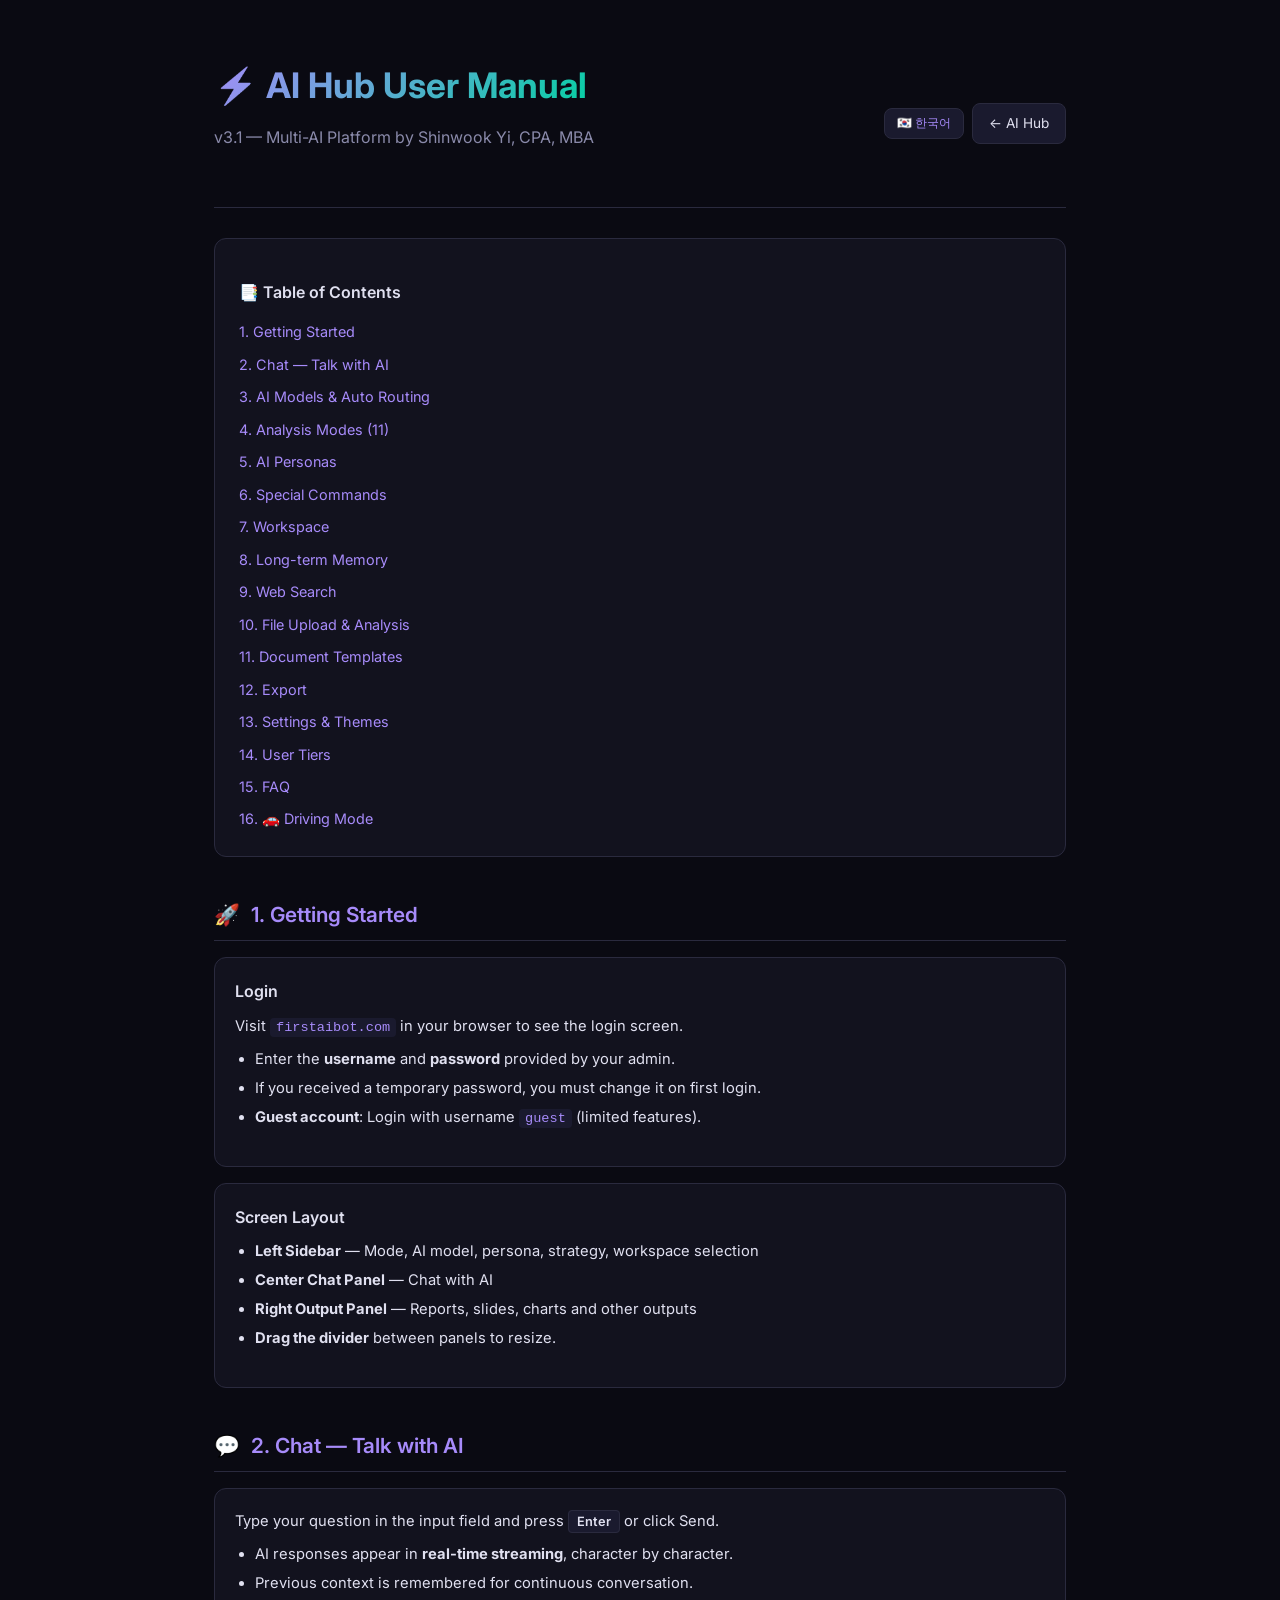
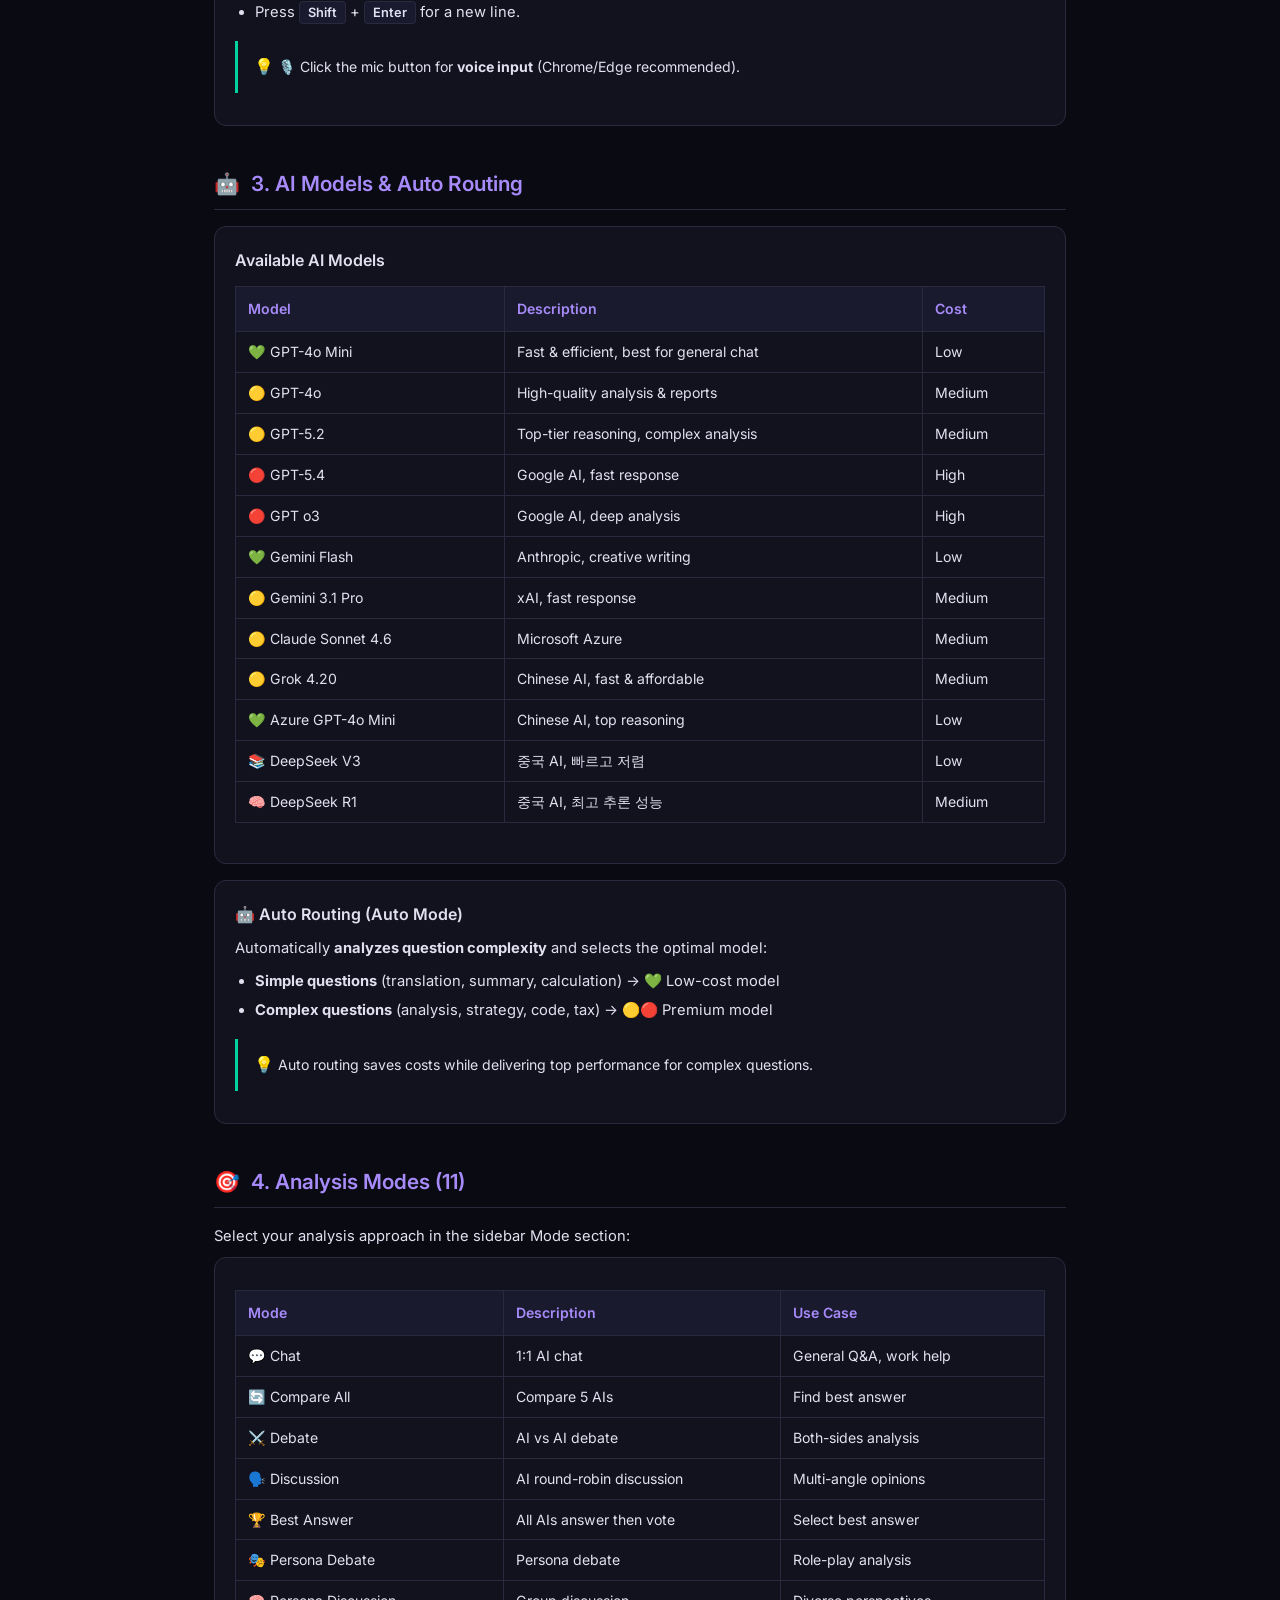
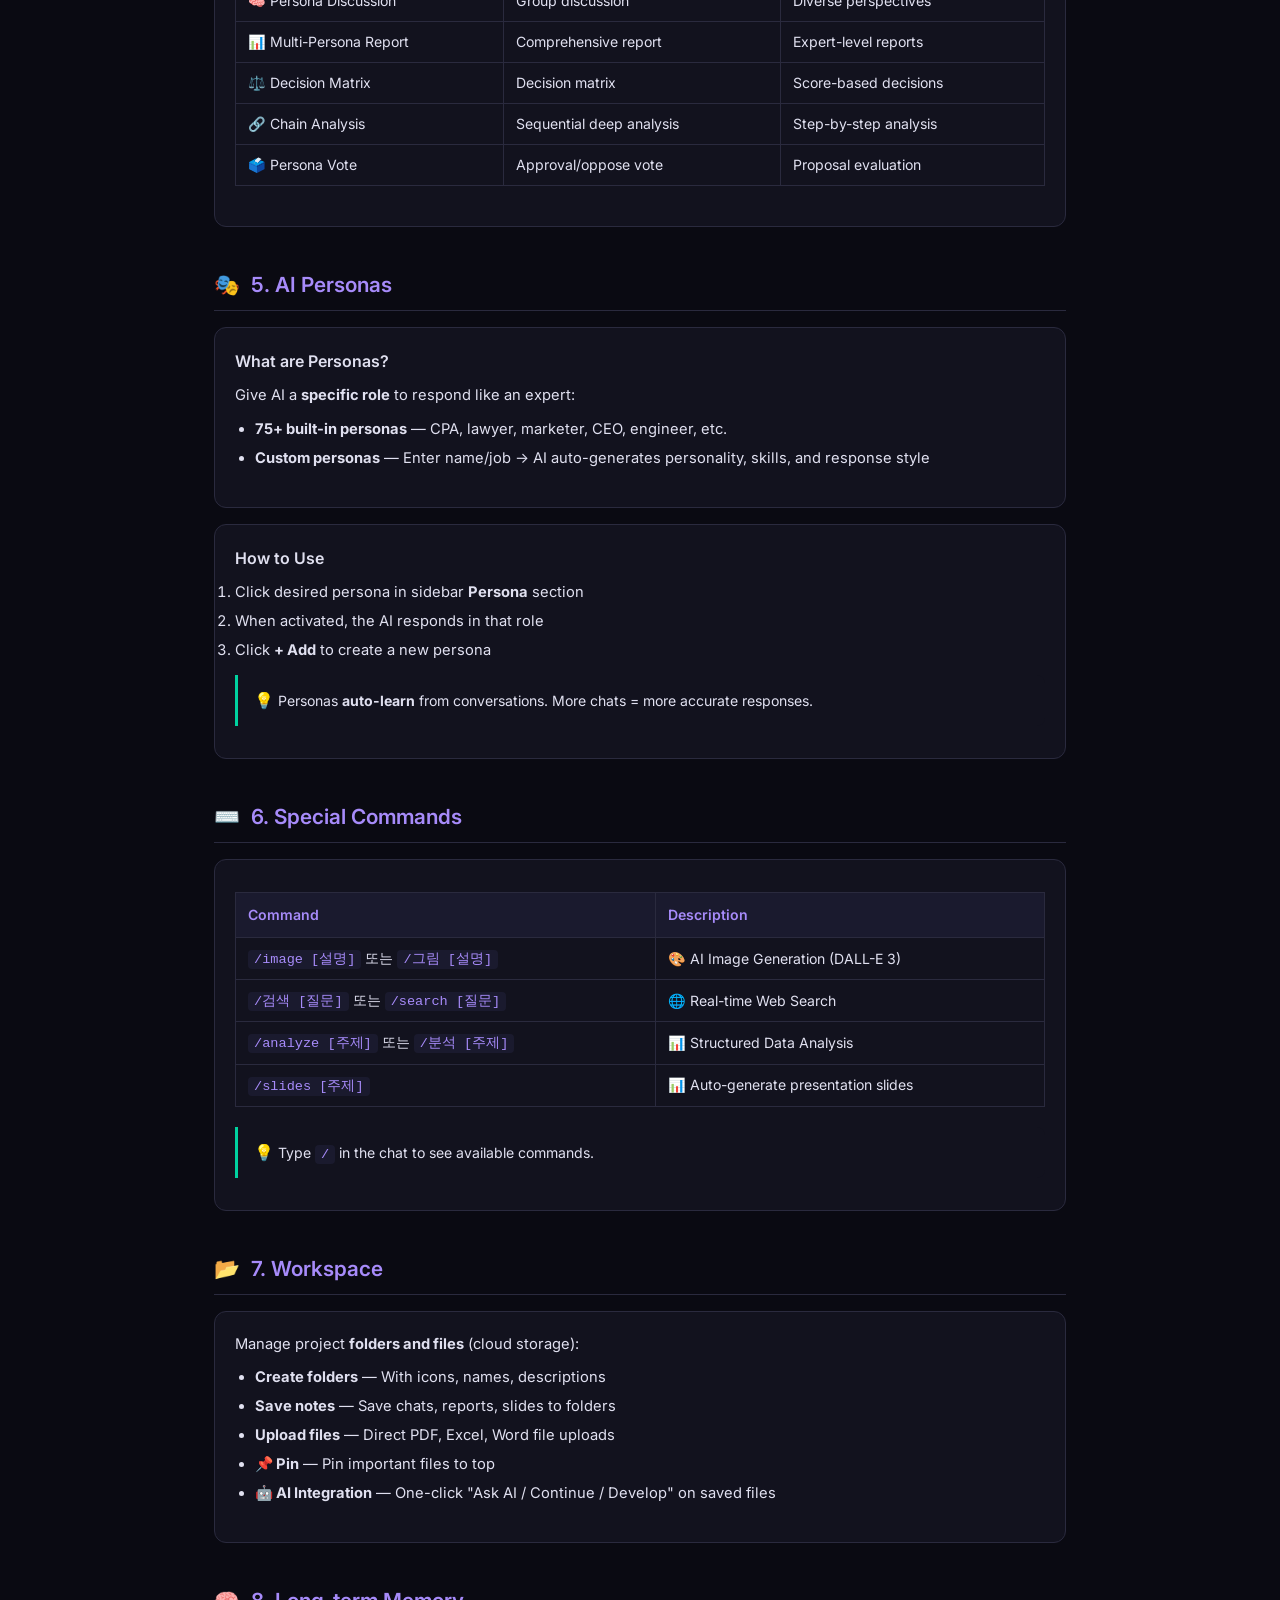
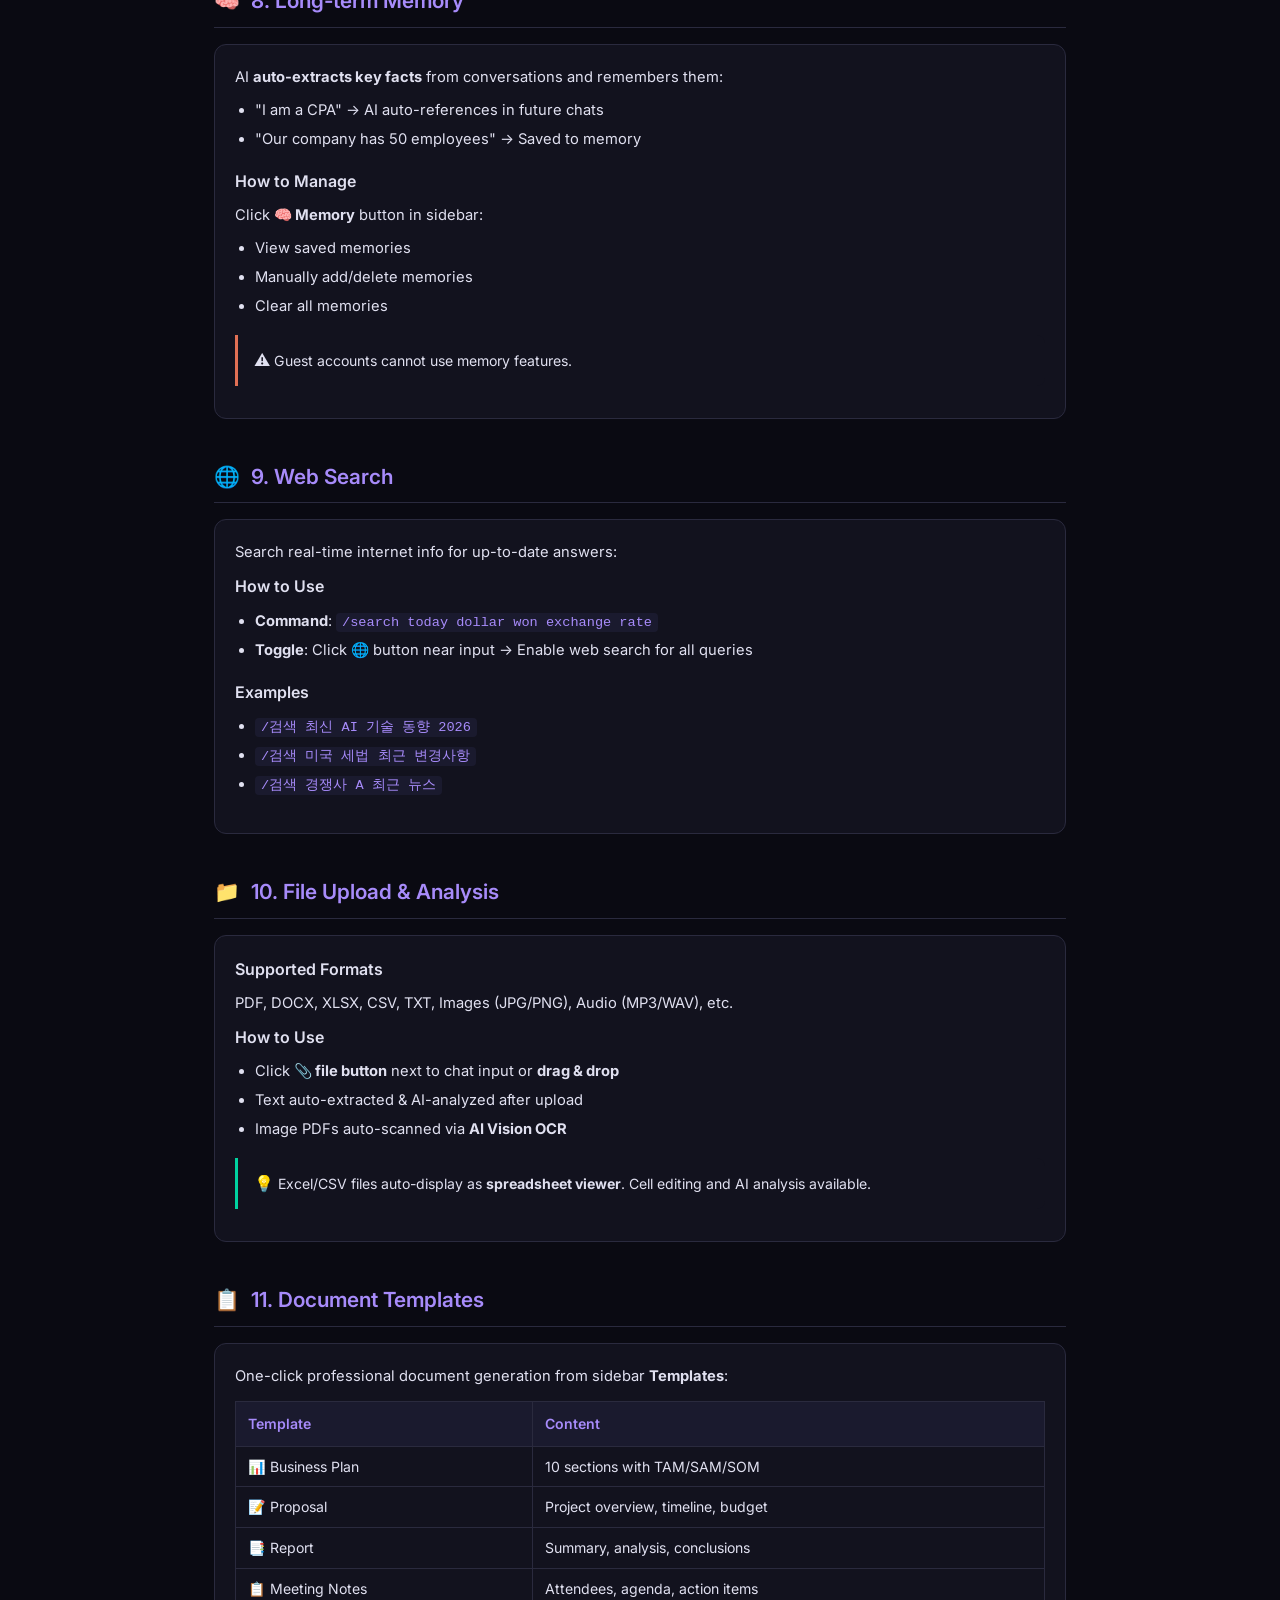
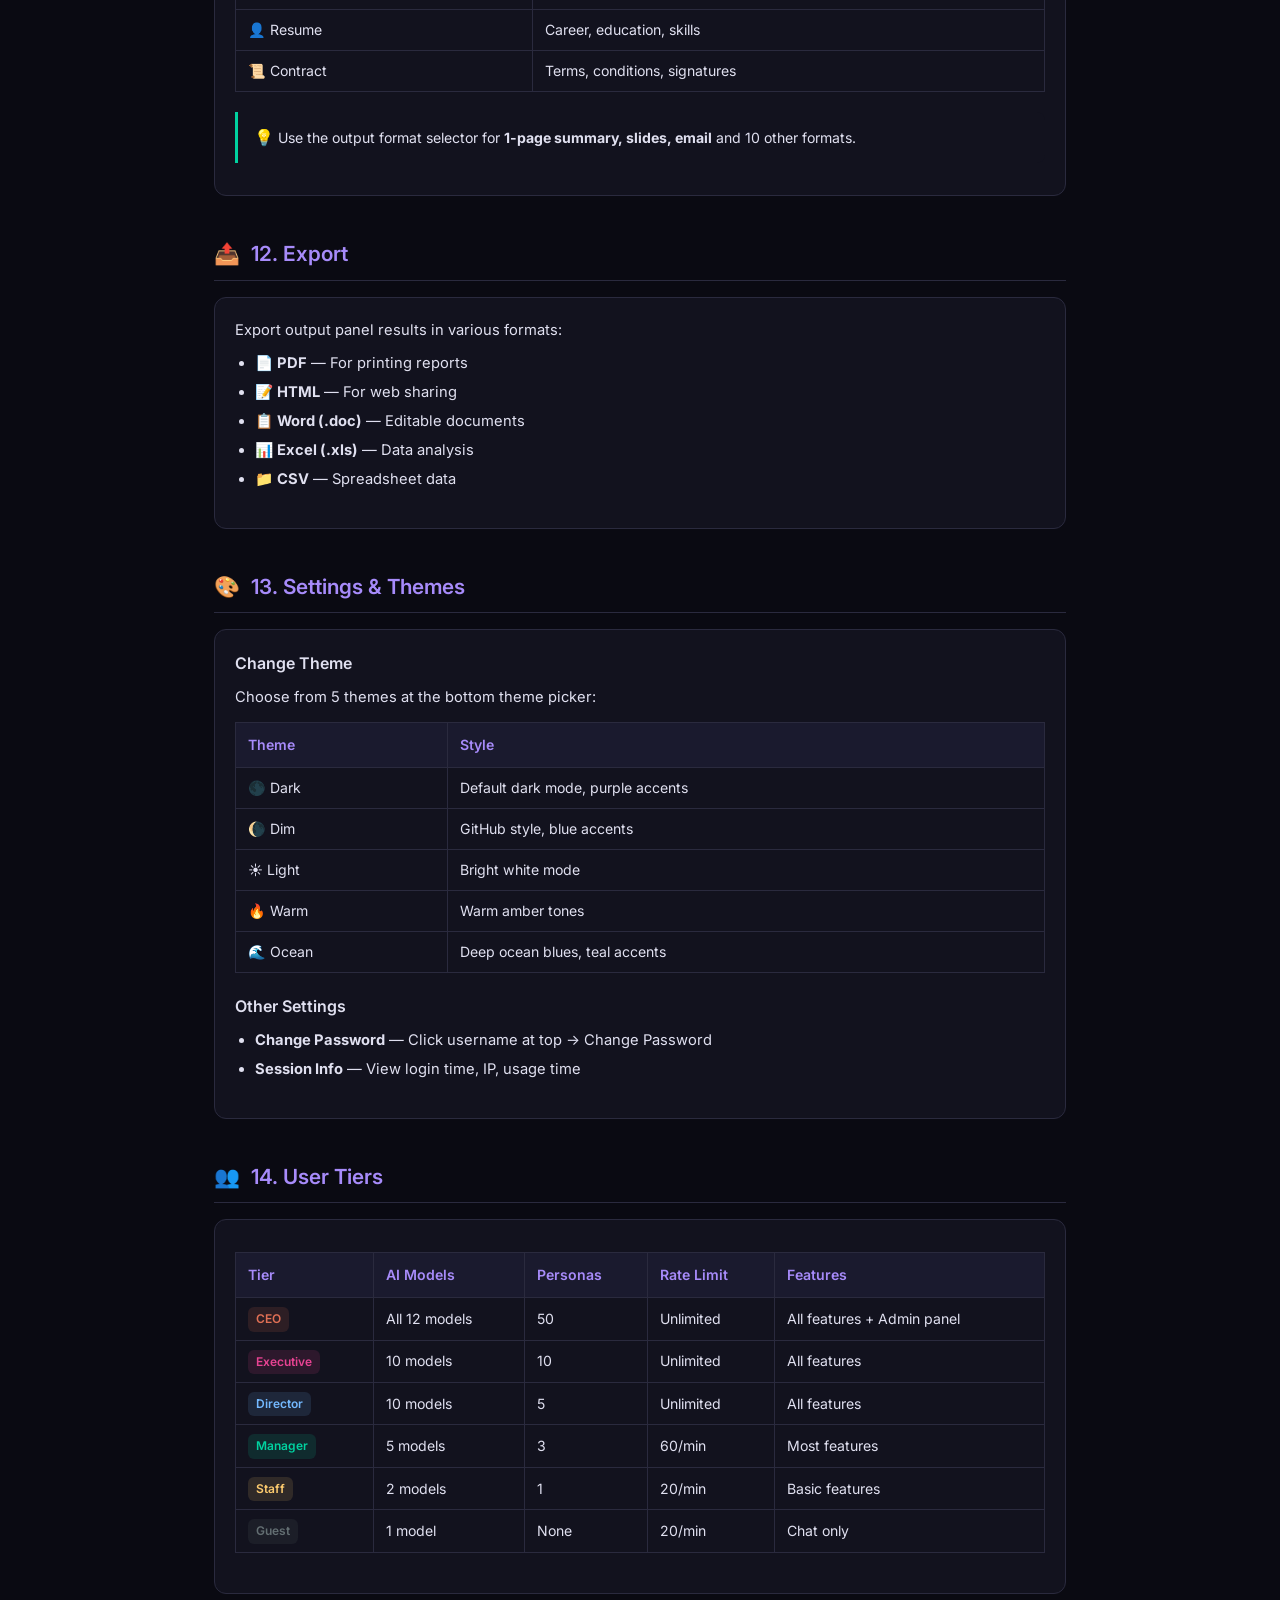
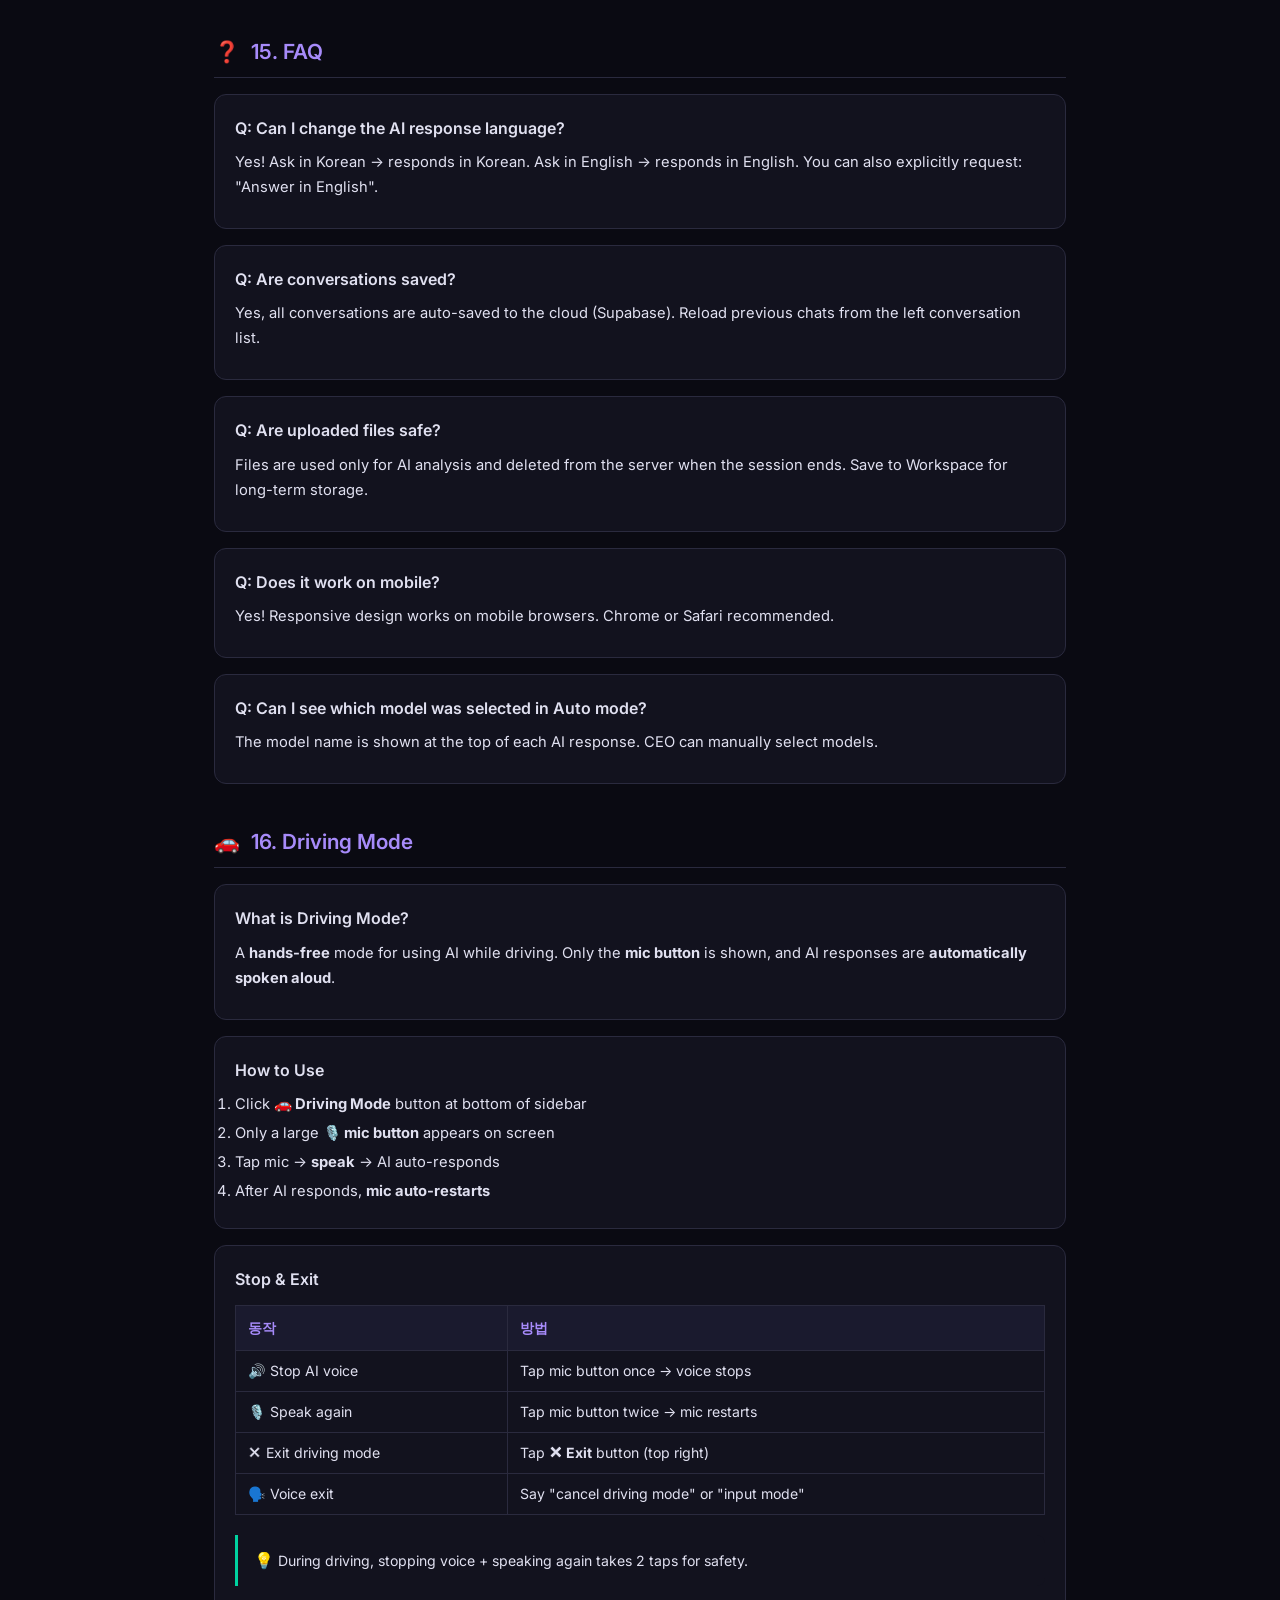
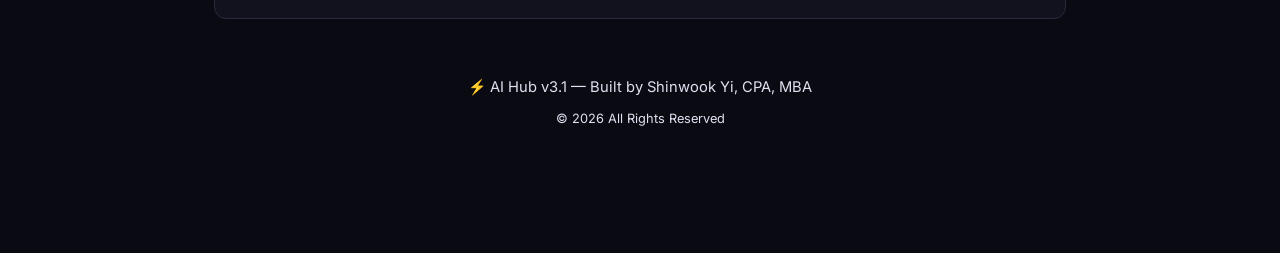
<file: templates/manual.html>
<!DOCTYPE html>
<html lang="ko">
<head>
<meta charset="UTF-8">
<meta name="viewport" content="width=device-width, initial-scale=1.0">
<title>AI Hub — 사용자 매뉴얼</title>
<link href="https://fonts.googleapis.com/css2?family=Inter:wght@300;400;500;600;700&display=swap" rel="stylesheet">
<style>
:root {
  --bg: #0a0a12; --surface: #12121e; --surface2: #1a1a2e;
  --text: #e0e0f0; --text2: #8a8aaa; --accent: #7c3aed;
  --accent2: #a78bfa; --border: #2a2a3e; --green: #00d2a0;
  --blue: #74b9ff; --orange: #e17055; --yellow: #fdcb6e;
}
* { margin:0; padding:0; box-sizing:border-box; }
body { font-family:'Inter',sans-serif; background:var(--bg); color:var(--text); line-height:1.7; }
.container { max-width:900px; margin:0 auto; padding:40px 24px 80px; }
h1 { font-size:2.2rem; font-weight:700; background:linear-gradient(135deg,var(--accent2),var(--green)); -webkit-background-clip:text; -webkit-text-fill-color:transparent; margin-bottom:8px; }
.subtitle { font-size:1rem; color:var(--text2); margin-bottom:40px; }
h2 { font-size:1.3rem; font-weight:600; color:var(--accent2); margin:40px 0 16px; padding-bottom:8px; border-bottom:1px solid var(--border); }
h3 { font-size:1rem; font-weight:600; color:var(--text); margin:20px 0 8px; }
p, li { font-size:0.92rem; color:var(--text); margin-bottom:8px; }
ul { padding-left:20px; margin-bottom:16px; }
li { margin-bottom:4px; }
code { background:var(--surface2); padding:2px 6px; border-radius:4px; font-size:0.85rem; color:var(--accent2); font-family:'Fira Code',monospace; }
.card { background:var(--surface); border:1px solid var(--border); border-radius:12px; padding:20px; margin-bottom:16px; }
.card h3 { margin-top:0; }
.badge { display:inline-block; font-size:0.75rem; padding:2px 8px; border-radius:6px; font-weight:600; margin-right:4px; }
.badge-owner { background:#e1705520; color:#e17055; }
.badge-admin { background:#74b9ff20; color:#74b9ff; }
.badge-premium { background:#00d2a020; color:#00d2a0; }
.badge-free { background:#fdcb6e20; color:#fdcb6e; }
.badge-guest { background:#636e7220; color:#636e72; }
table { width:100%; border-collapse:collapse; margin:12px 0 20px; font-size:0.88rem; }
th { background:var(--surface2); color:var(--accent2); text-align:left; padding:10px 12px; border:1px solid var(--border); font-weight:600; }
td { padding:8px 12px; border:1px solid var(--border); }
tr:nth-child(even) td { background:var(--surface); }
.tip { background:var(--surface); border-left:3px solid var(--green); padding:12px 16px; border-radius:0 8px 8px 0; margin:12px 0; font-size:0.88rem; }
.tip::before { content:'💡 '; font-size:1rem; }
.warn { background:var(--surface); border-left:3px solid var(--orange); padding:12px 16px; border-radius:0 8px 8px 0; margin:12px 0; font-size:0.88rem; }
.warn::before { content:'⚠️ '; font-size:1rem; }
.shortcut { display:inline-flex; gap:4px; align-items:center; }
.key { background:var(--surface2); border:1px solid var(--border); padding:3px 8px; border-radius:4px; font-size:0.8rem; font-weight:600; color:var(--text); }
.toc { background:var(--surface); border:1px solid var(--border); border-radius:12px; padding:20px 24px; margin:20px 0 40px; }
.toc a { color:var(--accent2); text-decoration:none; font-size:0.9rem; display:block; padding:4px 0; }
.toc a:hover { color:var(--green); }
.header-bar { display:flex; align-items:center; justify-content:space-between; padding:16px 0; border-bottom:1px solid var(--border); margin-bottom:30px; }
.back-btn { background:var(--surface2); border:1px solid var(--border); color:var(--text); padding:8px 16px; border-radius:8px; text-decoration:none; font-size:0.85rem; }
.back-btn:hover { background:var(--accent); color:#fff; }
.emoji-icon { font-size:1.3rem; margin-right:6px; }
@media (max-width:600px) {
  .container { padding:20px 16px 60px; }
  h1 { font-size:1.6rem; }
  h2 { font-size:1.1rem; }
  table { font-size:0.8rem; }
}
</style>
</head>
<body>
<div class="container">
  <div class="header-bar">
    <div>
      <h1 id="manualTitle">⚡ AI Hub 사용자 매뉴얼</h1>
      <p class="subtitle">v3.1 — Multi-AI Platform by Shinwook Yi, CPA, MBA</p>
    </div>
    <div style="display:flex;gap:8px;align-items:center;">
      <button id="manualLangBtn" onclick="applyManualLang(MANUAL_LANG==='ko'?'en':'ko')" style="padding:6px 12px;font-size:12px;background:var(--surface2);border:1px solid var(--border);border-radius:8px;color:var(--accent2);cursor:pointer;">🇺🇸 EN</button>
      <a href="/" class="back-btn">← AI Hub</a>
    </div>
  </div>

  <div class="toc">
    <h3 style="margin-bottom:10px;">📑 목차</h3>
    <a href="#getting-started">1. 시작하기</a>
    <a href="#chat">2. 채팅 — AI와 대화하기</a>
    <a href="#models">3. AI 모델 & 자동 라우팅</a>
    <a href="#modes">4. 분석 모드 (11가지)</a>
    <a href="#personas">5. AI 페르소나</a>
    <a href="#commands">6. 특수 명령어</a>
    <a href="#workspace">7. 워크스페이스</a>
    <a href="#memory">8. 장기 기억 시스템</a>
    <a href="#websearch">9. 웹 검색</a>
    <a href="#files">10. 파일 업로드 & 분석</a>
    <a href="#templates">11. 문서 템플릿</a>
    <a href="#export">12. 내보내기</a>
    <a href="#settings">13. 설정 & 테마</a>
    <a href="#tiers">14. 사용자 등급</a>
    <a href="#faq">15. 자주 묻는 질문</a>
    <a href="#driving">16. 🚗 운전모드 (Driving Mode)</a>
  </div>

  <!-- 1. 시작하기 -->
  <h2 id="getting-started"><span class="emoji-icon">🚀</span>1. 시작하기</h2>
  <div class="card">
    <h3>로그인</h3>
    <p>브라우저에서 <code>firstaibot.com</code>에 접속하면 로그인 화면이 나타납니다.</p>
    <ul>
      <li>관리자에게 받은 <strong>아이디</strong>와 <strong>비밀번호</strong>를 입력하세요.</li>
      <li>임시 비밀번호를 받은 경우, 첫 로그인 시 비밀번호 변경이 필요합니다.</li>
      <li><strong>Guest 계정</strong>: 아이디 <code>guest</code>로 로그인 (제한된 기능).</li>
    </ul>
  </div>
  <div class="card">
    <h3>화면 구성</h3>
    <ul>
      <li><strong>왼쪽 사이드바</strong> — 모드, AI 모델, 페르소나, 전략, 워크스페이스 선택</li>
      <li><strong>중앙 채팅 패널</strong> — AI와 대화</li>
      <li><strong>오른쪽 출력 패널</strong> — 보고서, 슬라이드, 차트 등 결과물 표시</li>
      <li>패널 사이 <strong>경계선을 드래그</strong>하여 크기를 조절할 수 있습니다.</li>
    </ul>
  </div>

  <!-- 2. 채팅 -->
  <h2 id="chat"><span class="emoji-icon">💬</span>2. 채팅 — AI와 대화하기</h2>
  <div class="card">
    <p>하단 입력창에 질문을 입력하고 <span class="key">Enter</span> 또는 전송 버튼을 클릭하세요.</p>
    <ul>
      <li>AI의 응답은 <strong>실시간 스트리밍</strong>으로 한 글자씩 표시됩니다.</li>
      <li>이전 대화 내용을 기억하여 연속적인 대화가 가능합니다.</li>
      <li><span class="key">Shift</span> + <span class="key">Enter</span>로 줄바꿈을 할 수 있습니다.</li>
    </ul>
    <div class="tip">🎙️ 마이크 버튼을 클릭하면 <strong>음성 입력</strong>이 가능합니다 (Chrome/Edge 권장).</div>
  </div>

  <!-- 3. AI 모델 -->
  <h2 id="models"><span class="emoji-icon">🤖</span>3. AI 모델 & 자동 라우팅</h2>
  <div class="card">
    <h3>사용 가능한 AI 모델</h3>
    <table>
      <tr><th>모델</th><th>설명</th><th>비용</th></tr>
      <tr><td>💚 GPT-4o Mini</td><td>빠르고 효율적, 일반 대화에 최적</td><td>저렴</td></tr>
      <tr><td>🟡 GPT-4o</td><td>고품질 분석, 보고서 작성</td><td>보통</td></tr>
      <tr><td>🟡 GPT-5.2</td><td>최신 추론, 400K 컨텍스트, 전문 분석</td><td>보통</td></tr>
      <tr><td>🔴 GPT-5.4</td><td>OpenAI 최신 플래그십, 1.05M 컨텍스트</td><td>높음</td></tr>
      <tr><td>🔴 GPT o3</td><td>최고 수준 추론, 복잡한 분석</td><td>높음</td></tr>
      <tr><td>💚 Gemini Flash</td><td>Google AI, 빠른 응답</td><td>저렴</td></tr>
      <tr><td>🟡 Gemini 3.1 Pro</td><td>Google AI 최신, 고급 추론</td><td>보통</td></tr>
      <tr><td>🟡 Claude Sonnet 4.6</td><td>Anthropic, 1M 컨텍스트</td><td>보통</td></tr>
      <tr><td>🟡 Grok 4.20</td><td>xAI 플래그십, 4-에이전트</td><td>보통</td></tr>
      <tr><td>💚 Azure GPT-4o Mini</td><td>Microsoft Azure 연동</td><td>저렴</td></tr>
      <tr><td>📚 DeepSeek V3</td><td>중국 AI, 빠르고 저렴</td><td>저렴</td></tr>
      <tr><td>🧠 DeepSeek R1</td><td>중국 AI, 최고 추론 성능</td><td>보통</td></tr>
    </table>
  </div>
  <div class="card">
    <h3>🤖 자동 라우팅 (Auto Mode)</h3>
    <p>질문의 <strong>복잡도를 자동 분석</strong>하여 최적의 모델을 선택합니다:</p>
    <ul>
      <li><strong>간단한 질문</strong> (번역, 요약, 계산 등) → 💚 저비용 모델</li>
      <li><strong>복잡한 질문</strong> (분석, 전략, 코드, 세무 등) → 🟡🔴 고급 모델</li>
    </ul>
    <div class="tip">자동 라우팅 덕분에 비용은 절약하면서도 복잡한 질문에는 최고 성능을 받을 수 있습니다.</div>
  </div>

  <!-- 4. 분석 모드 -->
  <h2 id="modes"><span class="emoji-icon">🎯</span>4. 분석 모드 (11가지)</h2>
  <p>사이드바 <strong>Mode</strong> 섹션에서 원하는 분석 방식을 선택하세요:</p>
  <div class="card">
    <table>
      <tr><th>모드</th><th>설명</th><th>활용</th></tr>
      <tr><td>💬 Chat</td><td>1:1 AI 대화</td><td>일반 질문, 업무 도움</td></tr>
      <tr><td>🔄 Compare All</td><td>5개 AI 동시 비교</td><td>최적 답변 찾기</td></tr>
      <tr><td>⚔️ Debate</td><td>AI vs AI 토론</td><td>양면 분석</td></tr>
      <tr><td>🗣️ Discussion</td><td>AI 라운드로빈 토론</td><td>다각도 의견 수집</td></tr>
      <tr><td>🏆 Best Answer</td><td>전체 AI 답변 후 투표</td><td>최고 답변 선정</td></tr>
      <tr><td>🎭 Persona Debate</td><td>페르소나 간 토론</td><td>역할극 분석</td></tr>
      <tr><td>🧠 Persona Discussion</td><td>그룹 토론</td><td>다양한 시각</td></tr>
      <tr><td>📊 Multi-Persona Report</td><td>종합 보고서 생성</td><td>전문가급 보고서</td></tr>
      <tr><td>⚖️ Decision Matrix</td><td>의사결정 매트릭스</td><td>점수 기반 의사결정</td></tr>
      <tr><td>🔗 Chain Analysis</td><td>순차적 심층 분석</td><td>단계별 분석</td></tr>
      <tr><td>🗳️ Persona Vote</td><td>찬반 투표</td><td>의안 평가</td></tr>
    </table>
  </div>

  <!-- 5. 페르소나 -->
  <h2 id="personas"><span class="emoji-icon">🎭</span>5. AI 페르소나</h2>
  <div class="card">
    <h3>페르소나란?</h3>
    <p>AI에게 <strong>특정 역할</strong>을 부여하여 전문가처럼 응답하게 합니다:</p>
    <ul>
      <li><strong>75개 이상의 기본 페르소나</strong> — CPA, 변호사, 마케터, CEO, 엔지니어 등</li>
      <li><strong>사용자 정의 페르소나</strong> — 이름/직업 입력 → AI가 자동으로 성격, 스킬, 응답 스타일 생성</li>
    </ul>
  </div>
  <div class="card">
    <h3>사용 방법</h3>
    <ol>
      <li>사이드바 <strong>Persona</strong> 섹션에서 원하는 페르소나 클릭</li>
      <li>선택한 페르소나가 활성화되면 채팅 시 해당 역할로 응답</li>
      <li><strong>+ 추가</strong> 버튼으로 새 페르소나 생성</li>
    </ol>
    <div class="tip">페르소나는 대화를 통해 <strong>자동 학습</strong>합니다. 대화가 쌓일수록 더 정확한 응답을 제공합니다.</div>
  </div>

  <!-- 6. 특수 명령어 -->
  <h2 id="commands"><span class="emoji-icon">⌨️</span>6. 특수 명령어</h2>
  <div class="card">
    <table>
      <tr><th>명령어</th><th>설명</th></tr>
      <tr><td><code>/image [설명]</code> 또는 <code>/그림 [설명]</code></td><td>🎨 AI 이미지 생성 (DALL-E 3)</td></tr>
      <tr><td><code>/검색 [질문]</code> 또는 <code>/search [질문]</code></td><td>🌐 실시간 웹 검색</td></tr>
      <tr><td><code>/analyze [주제]</code> 또는 <code>/분석 [주제]</code></td><td>📊 구조화된 데이터 분석</td></tr>
      <tr><td><code>/slides [주제]</code></td><td>📊 프레젠테이션 슬라이드 자동 생성</td></tr>
    </table>
    <div class="tip">채팅창에 <code>/</code>를 입력하면 사용 가능한 명령어 목록이 나타납니다.</div>
  </div>

  <!-- 7. 워크스페이스 -->
  <h2 id="workspace"><span class="emoji-icon">📂</span>7. 워크스페이스</h2>
  <div class="card">
    <p>프로젝트별 <strong>폴더와 파일</strong>을 관리합니다 (클라우드 저장):</p>
    <ul>
      <li><strong>폴더 생성</strong> — 아이콘, 이름, 설명 지정</li>
      <li><strong>노트 저장</strong> — 채팅 내용, 보고서, 슬라이드를 폴더에 저장</li>
      <li><strong>파일 업로드</strong> — PDF, Excel, Word 파일 직접 업로드</li>
      <li><strong>📌 핀 고정</strong> — 중요 파일 상단 고정</li>
      <li><strong>🤖 AI 연동</strong> — 저장된 파일에서 "AI에게 물어보기/계속/발전시키기" 원클릭</li>
    </ul>
  </div>

  <!-- 8. 장기 기억 -->
  <h2 id="memory"><span class="emoji-icon">🧠</span>8. 장기 기억 시스템</h2>
  <div class="card">
    <p>AI가 대화에서 <strong>핵심 정보를 자동 추출</strong>하여 기억합니다:</p>
    <ul>
      <li>"나는 CPA입니다" → AI가 이후 대화에서 자동으로 참고</li>
      <li>"우리 회사는 직원 50명입니다" → 기억에 저장됨</li>
    </ul>
    <h3>관리 방법</h3>
    <p>사이드바 <strong>🧠 Memory</strong> 버튼 클릭:</p>
    <ul>
      <li>저장된 기억 목록 확인</li>
      <li>수동으로 기억 추가/삭제</li>
      <li>전체 삭제 가능</li>
    </ul>
    <div class="warn">Guest 계정은 기억 기능을 사용할 수 없습니다.</div>
  </div>

  <!-- 9. 웹 검색 -->
  <h2 id="websearch"><span class="emoji-icon">🌐</span>9. 웹 검색</h2>
  <div class="card">
    <p>실시간 인터넷 정보를 검색하여 최신 데이터로 답변합니다:</p>
    <h3>사용 방법</h3>
    <ul>
      <li><strong>명령어</strong>: <code>/검색 오늘 달러 원 환율</code></li>
      <li><strong>토글</strong>: 입력창 옆 🌐 버튼 ON → 모든 질문에 웹 검색 적용</li>
    </ul>
    <h3>활용 예시</h3>
    <ul>
      <li><code>/검색 최신 AI 기술 동향 2026</code></li>
      <li><code>/검색 미국 세법 최근 변경사항</code></li>
      <li><code>/검색 경쟁사 A 최근 뉴스</code></li>
    </ul>
  </div>

  <!-- 10. 파일 업로드 -->
  <h2 id="files"><span class="emoji-icon">📁</span>10. 파일 업로드 & 분석</h2>
  <div class="card">
    <h3>지원 형식</h3>
    <p>PDF, DOCX, XLSX, CSV, TXT, 이미지(JPG/PNG), 오디오(MP3/WAV) 등</p>
    <h3>사용 방법</h3>
    <ul>
      <li>채팅 입력창 옆 <strong>📎 파일 버튼</strong> 클릭 또는 <strong>드래그 앤 드롭</strong></li>
      <li>업로드 후 자동으로 텍스트 추출 & AI 분석</li>
      <li>이미지 PDF는 <strong>AI Vision OCR</strong>로 자동 스캔</li>
    </ul>
    <div class="tip">Excel/CSV 파일은 자동으로 <strong>스프레드시트 뷰어</strong>로 표시됩니다. 셀 편집과 AI 분석이 가능합니다.</div>
  </div>

  <!-- 11. 문서 템플릿 -->
  <h2 id="templates"><span class="emoji-icon">📋</span>11. 문서 템플릿</h2>
  <div class="card">
    <p>사이드바 <strong>Templates</strong> 섹션에서 원클릭으로 전문 문서를 생성:</p>
    <table>
      <tr><th>템플릿</th><th>내용</th></tr>
      <tr><td>📊 사업계획서</td><td>TAM/SAM/SOM 포함 10개 섹션</td></tr>
      <tr><td>📝 제안서</td><td>프로젝트 개요, 일정, 예산</td></tr>
      <tr><td>📑 보고서</td><td>요약, 분석, 결론</td></tr>
      <tr><td>📋 회의록</td><td>참석자, 안건, 액션 아이템</td></tr>
      <tr><td>👤 이력서</td><td>경력, 학력, 스킬</td></tr>
      <tr><td>📜 계약서</td><td>조건, 조항, 서명</td></tr>
    </table>
    <div class="tip">출력 형식 선택기로 <strong>1페이지 요약서, 슬라이드, 이메일</strong> 등 10가지 형식도 지정 가능합니다.</div>
  </div>

  <!-- 12. 내보내기 -->
  <h2 id="export"><span class="emoji-icon">📤</span>12. 내보내기</h2>
  <div class="card">
    <p>출력 패널의 결과물을 다양한 형식으로 내보내기:</p>
    <ul>
      <li>📄 <strong>PDF</strong> — 보고서 인쇄용</li>
      <li>📝 <strong>HTML</strong> — 웹 공유용</li>
      <li>📋 <strong>Word (.doc)</strong> — 편집 가능</li>
      <li>📊 <strong>Excel (.xls)</strong> — 데이터 분석</li>
      <li>📁 <strong>CSV</strong> — 스프레드시트 데이터</li>
    </ul>
  </div>

  <!-- 13. 테마 -->
  <h2 id="settings"><span class="emoji-icon">🎨</span>13. 설정 & 테마</h2>
  <div class="card">
    <h3>테마 변경</h3>
    <p>하단 테마 선택기에서 5가지 테마 중 선택:</p>
    <table>
      <tr><th>테마</th><th>분위기</th></tr>
      <tr><td>🌑 Dark</td><td>기본 다크 모드, 보라색 포인트</td></tr>
      <tr><td>🌘 Dim</td><td>GitHub 스타일, 파란색</td></tr>
      <tr><td>☀️ Light</td><td>밝은 화이트 모드</td></tr>
      <tr><td>🔥 Warm</td><td>따뜻한 앰버 톤</td></tr>
      <tr><td>🌊 Ocean</td><td>심해 블루, 청록색</td></tr>
    </table>
    <h3>기타 설정</h3>
    <ul>
      <li><strong>비밀번호 변경</strong> — 상단 사용자 이름 클릭 → 비밀번호 변경</li>
      <li><strong>세션 정보</strong> — 로그인 시각, IP, 사용 시간 확인</li>
    </ul>
  </div>

  <!-- 14. 사용자 등급 -->
  <h2 id="tiers"><span class="emoji-icon">👥</span>14. 사용자 등급</h2>
  <div class="card">
    <table>
      <tr><th>등급</th><th>AI 모델</th><th>페르소나</th><th>요청 제한</th><th>기능</th></tr>
      <tr>
        <td><span class="badge badge-owner">CEO</span></td>
        <td>전체 12개 모델</td><td>50개</td><td>무제한</td><td>전체 기능 + 관리자 패널</td>
      </tr>
      <tr>
        <td><span class="badge" style="background:#e8439320;color:#e84393;">Executive</span></td>
        <td>10개 모델</td><td>10개</td><td>무제한</td><td>전체 기능</td>
      </tr>
      <tr>
        <td><span class="badge badge-admin">Director</span></td>
        <td>10개 모델</td><td>5개</td><td>무제한</td><td>전체 기능</td>
      </tr>
      <tr>
        <td><span class="badge badge-premium">Manager</span></td>
        <td>5개 모델</td><td>3개</td><td>60회/분</td><td>대부분 기능</td>
      </tr>
      <tr>
        <td><span class="badge badge-free">Staff</span></td>
        <td>2개 모델</td><td>1개</td><td>20회/분</td><td>기본 기능</td>
      </tr>
      <tr>
        <td><span class="badge badge-guest">Guest</span></td>
        <td>1개 모델</td><td>없음</td><td>20회/분</td><td>채팅만</td>
      </tr>
    </table>
  </div>

  <!-- 15. FAQ -->
  <h2 id="faq"><span class="emoji-icon">❓</span>15. 자주 묻는 질문</h2>
  <div class="card">
    <h3>Q: AI 응답 언어를 바꿀 수 있나요?</h3>
    <p>네! 한국어로 질문하면 한국어로, 영어로 질문하면 영어로 답합니다. "영어로 답해줘" 등의 명시적 요청도 가능합니다.</p>
  </div>
  <div class="card">
    <h3>Q: 대화 내용이 저장되나요?</h3>
    <p>네, 모든 대화는 클라우드(Supabase)에 자동 저장됩니다. 좌측 대화 목록에서 이전 대화를 다시 불러올 수 있습니다.</p>
  </div>
  <div class="card">
    <h3>Q: 업로드한 파일은 안전한가요?</h3>
    <p>파일은 AI 분석 목적으로만 사용되며, 세션 종료 시 서버에서 삭제됩니다. 장기 저장을 원하면 워크스페이스에 저장하세요.</p>
  </div>
  <div class="card">
    <h3>Q: 모바일에서도 사용 가능한가요?</h3>
    <p>네! 반응형 디자인으로 모바일 브라우저에서도 사용 가능합니다. Chrome 또는 Safari를 권장합니다.</p>
  </div>
  <div class="card">
    <h3>Q: Auto 모드에서 어떤 모델이 선택되었는지 알 수 있나요?</h3>
    <p>AI 응답 상단에 사용된 모델명이 표시됩니다. CEO는 수동으로 모델을 직접 선택할 수도 있습니다.</p>
  </div>

  <!-- 16. 운전모드 -->
  <h2 id="driving"><span class="emoji-icon">🚗</span>16. 운전모드 (Driving Mode)</h2>
  <div class="card">
    <h3>운전모드란?</h3>
    <p>운전 중 <strong>핸즈프리</strong>로 AI를 사용할 수 있는 모드입니다. 화면에는 <strong>마이크 버튼만</strong> 표시되고, AI 응답이 <strong>자동으로 음성 출력</strong>됩니다.</p>
  </div>
  <div class="card">
    <h3>사용 방법</h3>
    <ol>
      <li>사이드바 하단 <strong>🚗 운전모드</strong> 버튼 클릭</li>
      <li>화면에 큰 <strong>🎙️ 마이크 버튼</strong>만 표시됨</li>
      <li>마이크 탭 → <strong>말하기</strong> → AI가 자동 응답</li>
      <li>AI 응답 후 <strong>자동으로 마이크 재시작</strong></li>
    </ol>
  </div>
  <div class="card">
    <h3>음성 중단 및 종료</h3>
    <table>
      <tr><th>동작</th><th>방법</th></tr>
      <tr><td>🔊 AI 음성 중단</td><td>마이크 버튼 탭 1회 → 음성 중단</td></tr>
      <tr><td>🎙️ 다시 말하기</td><td>마이크 버튼 탭 2회 → 마이크 재시작</td></tr>
      <tr><td>✕ 운전모드 종료</td><td>오른쪽 상단 <strong>✕ 종료</strong> 버튼 탭</td></tr>
      <tr><td>🗣️ 음성으로 종료</td><td>"운전모드 취소" 또는 "입력모드" 라고 말하기</td></tr>
    </table>
    <div class="tip">운전 중에는 음성 중단 + 다시 말하기가 탭 2회이미로 안전합니다.</div>
  </div>

<div style="text-align:center;padding:40px 0;color:var(--text2);font-size:0.85rem;">
    <p>⚡ AI Hub v3.1 — Built by Shinwook Yi, CPA, MBA</p>
    <p style="margin-top:4px;font-size:0.8rem;">© 2026 All Rights Reserved</p>
  </div>
</div>
<script>
// Manual i18n system
var MANUAL_LANG = 'en';
var EN = {
  // Header
  title: '⚡ AI Hub User Manual',
  toc_title: '📑 Table of Contents',
  back: '← AI Hub',
  // TOC
  toc1: '1. Getting Started', toc2: '2. Chat — Talk with AI', toc3: '3. AI Models & Auto Routing',
  toc4: '4. Analysis Modes (11)', toc5: '5. AI Personas', toc6: '6. Special Commands',
  toc7: '7. Workspace', toc8: '8. Long-term Memory', toc9: '9. Web Search',
  toc10: '10. File Upload & Analysis', toc11: '11. Document Templates', toc12: '12. Export',
  toc13: '13. Settings & Themes', toc14: '14. User Tiers', toc15: '15. FAQ',
  toc16: '16. 🚗 Driving Mode',
  // Section headers
  s1: '🚀 1. Getting Started', s2: '💬 2. Chat — Talk with AI', s3: '🤖 3. AI Models & Auto Routing',
  s4: '🎯 4. Analysis Modes (11)', s5: '🎭 5. AI Personas', s6: '⌨️ 6. Special Commands',
  s7: '📂 7. Workspace', s8: '🧠 8. Long-term Memory', s9: '🌐 9. Web Search',
  s10: '📁 10. File Upload & Analysis', s11: '📋 11. Document Templates', s12: '📤 12. Export',
  s13: '🎨 13. Settings & Themes', s14: '👥 14. User Tiers', s15: '❓ 15. FAQ',
  s16: '🚗 16. Driving Mode',
  // Section 1
  login_title: 'Login',
  login_p: 'Visit <code>firstaibot.com</code> in your browser to see the login screen.',
  login_li1: 'Enter the <strong>username</strong> and <strong>password</strong> provided by your admin.',
  login_li2: 'If you received a temporary password, you must change it on first login.',
  login_li3: '<strong>Guest account</strong>: Login with username <code>guest</code> (limited features).',
  layout_title: 'Screen Layout',
  layout_li1: '<strong>Left Sidebar</strong> — Mode, AI model, persona, strategy, workspace selection',
  layout_li2: '<strong>Center Chat Panel</strong> — Chat with AI',
  layout_li3: '<strong>Right Output Panel</strong> — Reports, slides, charts and other outputs',
  layout_li4: '<strong>Drag the divider</strong> between panels to resize.',
  // Section 2
  chat_p: 'Type your question in the input field and press <span class="key">Enter</span> or click Send.',
  chat_li1: 'AI responses appear in <strong>real-time streaming</strong>, character by character.',
  chat_li2: 'Previous context is remembered for continuous conversation.',
  chat_li3: 'Press <span class="key">Shift</span> + <span class="key">Enter</span> for a new line.',
  chat_tip: '🎙️ Click the mic button for <strong>voice input</strong> (Chrome/Edge recommended).',
  // Section 3
  model_title: 'Available AI Models', model_th1: 'Model', model_th2: 'Description', model_th3: 'Cost',
  m1d: 'Fast & efficient, best for general chat', m2d: 'High-quality analysis & reports',
  m3d: 'Top-tier reasoning, complex analysis', m4d: 'Google AI, fast response',
  m5d: 'Google AI, deep analysis', m6d: 'Anthropic, creative writing',
  m7d: 'xAI, fast response', m8d: 'Microsoft Azure', m9d: 'Chinese AI, fast & affordable',
  m10d: 'Chinese AI, top reasoning',
  cost_low: 'Low', cost_mid: 'Medium', cost_high: 'High',
  auto_title: '🤖 Auto Routing (Auto Mode)',
  auto_p: 'Automatically <strong>analyzes question complexity</strong> and selects the optimal model:',
  auto_li1: '<strong>Simple questions</strong> (translation, summary, calculation) → 💚 Low-cost model',
  auto_li2: '<strong>Complex questions</strong> (analysis, strategy, code, tax) → 🟡🔴 Premium model',
  auto_tip: 'Auto routing saves costs while delivering top performance for complex questions.',
  // Section 4
  mode_th1: 'Mode', mode_th2: 'Description', mode_th3: 'Use Case',
  md1: '1:1 AI chat', md2: 'Compare 5 AIs', md3: 'AI vs AI debate', md4: 'AI round-robin discussion',
  md5: 'All AIs answer then vote', md6: 'Persona debate', md7: 'Group discussion',
  md8: 'Comprehensive report', md9: 'Decision matrix', md10: 'Sequential deep analysis', md11: 'Approval/oppose vote',
  mu1: 'General Q&A, work help', mu2: 'Find best answer', mu3: 'Both-sides analysis',
  mu4: 'Multi-angle opinions', mu5: 'Select best answer', mu6: 'Role-play analysis',
  mu7: 'Diverse perspectives', mu8: 'Expert-level reports', mu9: 'Score-based decisions',
  mu10: 'Step-by-step analysis', mu11: 'Proposal evaluation',
  // Section 5
  persona_title: 'What are Personas?',
  persona_p: 'Give AI a <strong>specific role</strong> to respond like an expert:',
  persona_li1: '<strong>75+ built-in personas</strong> — CPA, lawyer, marketer, CEO, engineer, etc.',
  persona_li2: '<strong>Custom personas</strong> — Enter name/job → AI auto-generates personality, skills, and response style',
  persona_how: 'How to Use',
  persona_h1: 'Click desired persona in sidebar <strong>Persona</strong> section',
  persona_h2: 'When activated, the AI responds in that role',
  persona_h3: 'Click <strong>+ Add</strong> to create a new persona',
  persona_tip: 'Personas <strong>auto-learn</strong> from conversations. More chats = more accurate responses.',
  // Section 6
  cmd_th1: 'Command', cmd_th2: 'Description',
  cmd1: '🎨 AI Image Generation (DALL-E 3)', cmd2: '🌐 Real-time Web Search',
  cmd3: '📊 Structured Data Analysis', cmd4: '📊 Auto-generate presentation slides',
  cmd_tip: 'Type <code>/</code> in the chat to see available commands.',
  // Section 7
  ws_p: 'Manage project <strong>folders and files</strong> (cloud storage):',
  ws1: '<strong>Create folders</strong> — With icons, names, descriptions',
  ws2: '<strong>Save notes</strong> — Save chats, reports, slides to folders',
  ws3: '<strong>Upload files</strong> — Direct PDF, Excel, Word file uploads',
  ws4: '<strong>📌 Pin</strong> — Pin important files to top',
  ws5: '<strong>🤖 AI Integration</strong> — One-click "Ask AI / Continue / Develop" on saved files',
  // Section 8
  mem_p: 'AI <strong>auto-extracts key facts</strong> from conversations and remembers them:',
  mem_ex1: '"I am a CPA" → AI auto-references in future chats',
  mem_ex2: '"Our company has 50 employees" → Saved to memory',
  mem_manage: 'How to Manage',
  mem_mp: 'Click <strong>🧠 Memory</strong> button in sidebar:',
  mem_m1: 'View saved memories', mem_m2: 'Manually add/delete memories', mem_m3: 'Clear all memories',
  mem_warn: 'Guest accounts cannot use memory features.',
  // Section 9
  ws_sp: 'Search real-time internet info for up-to-date answers:',
  ws_how: 'How to Use',
  ws_h1: '<strong>Command</strong>: <code>/search today dollar won exchange rate</code>',
  ws_h2: '<strong>Toggle</strong>: Click 🌐 button near input → Enable web search for all queries',
  ws_ex: 'Examples',
  // Section 10
  file_fmt: 'Supported Formats',
  file_fp: 'PDF, DOCX, XLSX, CSV, TXT, Images (JPG/PNG), Audio (MP3/WAV), etc.',
  file_how: 'How to Use',
  file_h1: 'Click <strong>📎 file button</strong> next to chat input or <strong>drag & drop</strong>',
  file_h2: 'Text auto-extracted & AI-analyzed after upload',
  file_h3: 'Image PDFs auto-scanned via <strong>AI Vision OCR</strong>',
  file_tip: 'Excel/CSV files auto-display as <strong>spreadsheet viewer</strong>. Cell editing and AI analysis available.',
  // Section 11
  tmpl_p: 'One-click professional document generation from sidebar <strong>Templates</strong>:',
  tmpl_th1: 'Template', tmpl_th2: 'Content',
  t1: '📊 Business Plan', t1d: '10 sections with TAM/SAM/SOM',
  t2: '📝 Proposal', t2d: 'Project overview, timeline, budget',
  t3: '📑 Report', t3d: 'Summary, analysis, conclusions',
  t4: '📋 Meeting Notes', t4d: 'Attendees, agenda, action items',
  t5: '👤 Resume', t5d: 'Career, education, skills',
  t6: '📜 Contract', t6d: 'Terms, conditions, signatures',
  tmpl_tip: 'Use the output format selector for <strong>1-page summary, slides, email</strong> and 10 other formats.',
  // Section 12
  exp_p: 'Export output panel results in various formats:',
  e1: '📄 <strong>PDF</strong> — For printing reports',
  e2: '📝 <strong>HTML</strong> — For web sharing',
  e3: '📋 <strong>Word (.doc)</strong> — Editable documents',
  e4: '📊 <strong>Excel (.xls)</strong> — Data analysis',
  e5: '📁 <strong>CSV</strong> — Spreadsheet data',
  // Section 13
  theme_title: 'Change Theme',
  theme_p: 'Choose from 5 themes at the bottom theme picker:',
  th_th1: 'Theme', th_th2: 'Style',
  th1: 'Default dark mode, purple accents', th2: 'GitHub style, blue accents',
  th3: 'Bright white mode', th4: 'Warm amber tones', th5: 'Deep ocean blues, teal accents',
  other_title: 'Other Settings',
  other1: '<strong>Change Password</strong> — Click username at top → Change Password',
  other2: '<strong>Session Info</strong> — View login time, IP, usage time',
  // Section 14
  tier_th1: 'Tier', tier_th2: 'AI Models', tier_th3: 'Personas', tier_th4: 'Rate Limit', tier_th5: 'Features',
  tp: 'All 12 models', te: '10 models', td: '10 models', tm: '5 models', ts: '2 models', tg: '1 model',
  pp: '50', pe: '10', pd: '5', pm: '3', ps: '1', pg: 'None',
  rp: 'Unlimited', re: 'Unlimited', rd: 'Unlimited', rm: '60/min', rs: '20/min', rg: '20/min',
  fp: 'All features + Admin panel', fe: 'All features', fd: 'All features', fm: 'Most features', fs: 'Basic features', fg: 'Chat only',
  // Section 15
  faq1q: 'Q: Can I change the AI response language?',
  faq1a: 'Yes! Ask in Korean → responds in Korean. Ask in English → responds in English. You can also explicitly request: "Answer in English".',
  faq2q: 'Q: Are conversations saved?',
  faq2a: 'Yes, all conversations are auto-saved to the cloud (Supabase). Reload previous chats from the left conversation list.',
  faq3q: 'Q: Are uploaded files safe?',
  faq3a: 'Files are used only for AI analysis and deleted from the server when the session ends. Save to Workspace for long-term storage.',
  faq4q: 'Q: Does it work on mobile?',
  faq4a: 'Yes! Responsive design works on mobile browsers. Chrome or Safari recommended.',
  faq5q: 'Q: Can I see which model was selected in Auto mode?',
  faq5a: 'The model name is shown at the top of each AI response. CEO can manually select models.',
  // Section 16
  drv_title: 'What is Driving Mode?',
  drv_p: 'A <strong>hands-free</strong> mode for using AI while driving. Only the <strong>mic button</strong> is shown, and AI responses are <strong>automatically spoken aloud</strong>.',
  drv_how: 'How to Use',
  drv1: 'Click <strong>🚗 Driving Mode</strong> button at bottom of sidebar',
  drv2: 'Only a large <strong>🎙️ mic button</strong> appears on screen',
  drv3: 'Tap mic → <strong>speak</strong> → AI auto-responds',
  drv4: 'After AI responds, <strong>mic auto-restarts</strong>',
  drv_stop: 'Stop & Exit',
  drv_th1: 'Action', drv_th2: 'Method',
  drv_a1: '🔊 Stop AI voice', drv_m1: 'Tap mic button once → voice stops',
  drv_a2: '🎙️ Speak again', drv_m2: 'Tap mic button twice → mic restarts',
  drv_a3: '✕ Exit driving mode', drv_m3: 'Tap <strong>✕ Exit</strong> button (top right)',
  drv_a4: '🗣️ Voice exit', drv_m4: 'Say "cancel driving mode" or "input mode"',
  drv_tip: 'During driving, stopping voice + speaking again takes 2 taps for safety.'
};
var _koHTML = '';
function applyManualLang(lang) {
  MANUAL_LANG = lang;
  var c = document.querySelector('.container');
  if (!_koHTML) _koHTML = c.innerHTML;
  if (lang === 'ko') { c.innerHTML = _koHTML; }
  else {
    // Restore Korean first to have clean DOM
    c.innerHTML = _koHTML;
    // Title
    var t = document.getElementById('manualTitle');
    if (t) t.innerHTML = EN.title;
    // TOC
    var tocH = c.querySelector('.toc h3');
    if (tocH) tocH.textContent = EN.toc_title;
    var tocLinks = c.querySelectorAll('.toc a');
    var tocKeys = ['toc1','toc2','toc3','toc4','toc5','toc6','toc7','toc8','toc9','toc10','toc11','toc12','toc13','toc14','toc15','toc16'];
    tocLinks.forEach(function(a,i){ if(EN[tocKeys[i]]) a.textContent = EN[tocKeys[i]]; });
    // Section headers (h2)
    var h2s = c.querySelectorAll('h2[id]');
    var sKeys = ['s1','s2','s3','s4','s5','s6','s7','s8','s9','s10','s11','s12','s13','s14','s15','s16'];
    h2s.forEach(function(h,i){ if(EN[sKeys[i]]) h.innerHTML = '<span class="emoji-icon">' + EN[sKeys[i]].substring(0,2) + '</span>' + EN[sKeys[i]].substring(2); });
    // Cards: map section-by-section using querySelectorAll within each section
    var sections = c.querySelectorAll('h2[id]');
    sections.forEach(function(sec) {
      var id = sec.getAttribute('id');
      var cards = [];
      var next = sec.nextElementSibling;
      while (next && next.tagName !== 'H2') {
        if (next.classList && next.classList.contains('card')) cards.push(next);
        next = next.nextElementSibling;
      }
      // Apply per-section translations
      if (id==='getting-started' && cards.length>=2) {
        cards[0].querySelector('h3').textContent = EN.login_title;
        cards[0].querySelector('p').innerHTML = EN.login_p;
        var lis = cards[0].querySelectorAll('li');
        if(lis[0]) lis[0].innerHTML = EN.login_li1;
        if(lis[1]) lis[1].innerHTML = EN.login_li2;
        if(lis[2]) lis[2].innerHTML = EN.login_li3;
        cards[1].querySelector('h3').textContent = EN.layout_title;
        var lis2 = cards[1].querySelectorAll('li');
        if(lis2[0]) lis2[0].innerHTML = EN.layout_li1;
        if(lis2[1]) lis2[1].innerHTML = EN.layout_li2;
        if(lis2[2]) lis2[2].innerHTML = EN.layout_li3;
        if(lis2[3]) lis2[3].innerHTML = EN.layout_li4;
      }
      if (id==='chat' && cards[0]) {
        cards[0].querySelector('p').innerHTML = EN.chat_p;
        var lis = cards[0].querySelectorAll('li');
        if(lis[0]) lis[0].innerHTML = EN.chat_li1;
        if(lis[1]) lis[1].innerHTML = EN.chat_li2;
        if(lis[2]) lis[2].innerHTML = EN.chat_li3;
        var tip = cards[0].querySelector('.tip');
        if(tip) tip.innerHTML = EN.chat_tip;
      }
      // Section 3: AI Models
      if (id==='models' && cards.length>=2) {
        cards[0].querySelector('h3').textContent = EN.model_title;
        var ths = cards[0].querySelectorAll('th');
        if(ths[0]) ths[0].textContent=EN.model_th1; if(ths[1]) ths[1].textContent=EN.model_th2; if(ths[2]) ths[2].textContent=EN.model_th3;
        var tds = cards[0].querySelectorAll('td');
        var mDescs=[EN.m1d,EN.m2d,EN.m3d,EN.m4d,EN.m5d,EN.m6d,EN.m7d,EN.m8d,EN.m9d,EN.m10d];
        var costs={'저렴':EN.cost_low,'보통':EN.cost_mid,'높음':EN.cost_high};
        for(var j=0;j<tds.length;j+=3){if(mDescs[j/3])tds[j+1].textContent=mDescs[j/3];if(tds[j+2]&&costs[tds[j+2].textContent])tds[j+2].textContent=costs[tds[j+2].textContent];}
        cards[1].querySelector('h3').innerHTML = EN.auto_title;
        cards[1].querySelector('p').innerHTML = EN.auto_p;
        var lis=cards[1].querySelectorAll('li');
        if(lis[0])lis[0].innerHTML=EN.auto_li1; if(lis[1])lis[1].innerHTML=EN.auto_li2;
        var tip=cards[1].querySelector('.tip'); if(tip)tip.textContent=EN.auto_tip;
      }
      // Section 4: Analysis Modes
      if (id==='modes') {
        var mp=sec.nextElementSibling; if(mp&&mp.tagName==='P') mp.textContent='Select your analysis approach in the sidebar Mode section:';
        if(cards[0]) {
          var ths=cards[0].querySelectorAll('th');
          if(ths[0])ths[0].textContent=EN.mode_th1; if(ths[1])ths[1].textContent=EN.mode_th2; if(ths[2])ths[2].textContent=EN.mode_th3;
          var tds=cards[0].querySelectorAll('td');
          var mds=[EN.md1,EN.md2,EN.md3,EN.md4,EN.md5,EN.md6,EN.md7,EN.md8,EN.md9,EN.md10,EN.md11];
          var mus=[EN.mu1,EN.mu2,EN.mu3,EN.mu4,EN.mu5,EN.mu6,EN.mu7,EN.mu8,EN.mu9,EN.mu10,EN.mu11];
          for(var j=0;j<tds.length;j+=3){var r=j/3;if(mds[r])tds[j+1].textContent=mds[r];if(mus[r])tds[j+2].textContent=mus[r];}
        }
      }
      // Section 5: Personas
      if (id==='personas' && cards.length>=2) {
        cards[0].querySelector('h3').textContent=EN.persona_title;
        cards[0].querySelector('p').innerHTML=EN.persona_p;
        var lis=cards[0].querySelectorAll('li');
        if(lis[0])lis[0].innerHTML=EN.persona_li1; if(lis[1])lis[1].innerHTML=EN.persona_li2;
        cards[1].querySelector('h3').textContent=EN.persona_how;
        var ols=cards[1].querySelectorAll('li');
        if(ols[0])ols[0].innerHTML=EN.persona_h1; if(ols[1])ols[1].innerHTML=EN.persona_h2; if(ols[2])ols[2].innerHTML=EN.persona_h3;
        var tip=cards[1].querySelector('.tip'); if(tip)tip.innerHTML=EN.persona_tip;
      }
      // Section 6: Commands
      if (id==='commands' && cards[0]) {
        var ths=cards[0].querySelectorAll('th');
        if(ths[0])ths[0].textContent=EN.cmd_th1; if(ths[1])ths[1].textContent=EN.cmd_th2;
        var tds=cards[0].querySelectorAll('td');
        if(tds[1])tds[1].textContent=EN.cmd1; if(tds[3])tds[3].textContent=EN.cmd2;
        if(tds[5])tds[5].textContent=EN.cmd3; if(tds[7])tds[7].textContent=EN.cmd4;
        var tip=cards[0].querySelector('.tip'); if(tip)tip.innerHTML=EN.cmd_tip;
      }
      // Section 7: Workspace
      if (id==='workspace' && cards[0]) {
        cards[0].querySelector('p').innerHTML=EN.ws_p;
        var lis=cards[0].querySelectorAll('li');
        if(lis[0])lis[0].innerHTML=EN.ws1; if(lis[1])lis[1].innerHTML=EN.ws2;
        if(lis[2])lis[2].innerHTML=EN.ws3; if(lis[3])lis[3].innerHTML=EN.ws4;
        if(lis[4])lis[4].innerHTML=EN.ws5;
      }
      // Section 8: Memory
      if (id==='memory' && cards[0]) {
        cards[0].querySelector('p').innerHTML=EN.mem_p;
        var lis=cards[0].querySelectorAll('ul li');
        if(lis[0])lis[0].innerHTML=EN.mem_ex1; if(lis[1])lis[1].innerHTML=EN.mem_ex2;
        var h3s=cards[0].querySelectorAll('h3'); if(h3s[0])h3s[0].textContent=EN.mem_manage;
        var ps=cards[0].querySelectorAll('p'); if(ps[1])ps[1].innerHTML=EN.mem_mp;
        if(lis[2])lis[2].textContent=EN.mem_m1; if(lis[3])lis[3].textContent=EN.mem_m2; if(lis[4])lis[4].textContent=EN.mem_m3;
        var warn=cards[0].querySelector('.warn'); if(warn)warn.textContent=EN.mem_warn;
      }
      // Section 9: Web Search
      if (id==='websearch' && cards[0]) {
        cards[0].querySelector('p').innerHTML=EN.ws_sp;
        var h3s=cards[0].querySelectorAll('h3');
        if(h3s[0])h3s[0].textContent=EN.ws_how;
        var lis=cards[0].querySelectorAll('ul li');
        if(lis[0])lis[0].innerHTML=EN.ws_h1; if(lis[1])lis[1].innerHTML=EN.ws_h2;
        if(h3s[1])h3s[1].textContent=EN.ws_ex;
      }
      // Section 10: File Upload
      if (id==='files' && cards[0]) {
        var h3s=cards[0].querySelectorAll('h3');
        if(h3s[0])h3s[0].textContent=EN.file_fmt;
        var ps=cards[0].querySelectorAll('p'); if(ps[0])ps[0].textContent=EN.file_fp;
        if(h3s[1])h3s[1].textContent=EN.file_how;
        var lis=cards[0].querySelectorAll('li');
        if(lis[0])lis[0].innerHTML=EN.file_h1; if(lis[1])lis[1].innerHTML=EN.file_h2; if(lis[2])lis[2].innerHTML=EN.file_h3;
        var tip=cards[0].querySelector('.tip'); if(tip)tip.innerHTML=EN.file_tip;
      }
      // Section 11: Templates
      if (id==='templates' && cards[0]) {
        cards[0].querySelector('p').innerHTML=EN.tmpl_p;
        var ths=cards[0].querySelectorAll('th');
        if(ths[0])ths[0].textContent=EN.tmpl_th1; if(ths[1])ths[1].textContent=EN.tmpl_th2;
        var tds=cards[0].querySelectorAll('td');
        if(tds[0])tds[0].textContent=EN.t1; if(tds[1])tds[1].textContent=EN.t1d;
        if(tds[2])tds[2].textContent=EN.t2; if(tds[3])tds[3].textContent=EN.t2d;
        if(tds[4])tds[4].textContent=EN.t3; if(tds[5])tds[5].textContent=EN.t3d;
        if(tds[6])tds[6].textContent=EN.t4; if(tds[7])tds[7].textContent=EN.t4d;
        if(tds[8])tds[8].textContent=EN.t5; if(tds[9])tds[9].textContent=EN.t5d;
        if(tds[10])tds[10].textContent=EN.t6; if(tds[11])tds[11].textContent=EN.t6d;
        var tip=cards[0].querySelector('.tip'); if(tip)tip.innerHTML=EN.tmpl_tip;
      }
      // Section 12: Export
      if (id==='export' && cards[0]) {
        cards[0].querySelector('p').innerHTML=EN.exp_p;
        var lis=cards[0].querySelectorAll('li');
        if(lis[0])lis[0].innerHTML=EN.e1; if(lis[1])lis[1].innerHTML=EN.e2;
        if(lis[2])lis[2].innerHTML=EN.e3; if(lis[3])lis[3].innerHTML=EN.e4; if(lis[4])lis[4].innerHTML=EN.e5;
      }
      // Section 13: Settings
      if (id==='settings' && cards[0]) {
        var h3s=cards[0].querySelectorAll('h3');
        if(h3s[0])h3s[0].textContent=EN.theme_title;
        var ps=cards[0].querySelectorAll('p'); if(ps[0])ps[0].textContent=EN.theme_p;
        var ths=cards[0].querySelectorAll('th');
        if(ths[0])ths[0].textContent=EN.th_th1; if(ths[1])ths[1].textContent=EN.th_th2;
        var tds=cards[0].querySelectorAll('td');
        if(tds[1])tds[1].textContent=EN.th1; if(tds[3])tds[3].textContent=EN.th2;
        if(tds[5])tds[5].textContent=EN.th3; if(tds[7])tds[7].textContent=EN.th4; if(tds[9])tds[9].textContent=EN.th5;
        if(h3s[1])h3s[1].textContent=EN.other_title;
        var lis=cards[0].querySelectorAll('ul li');
        if(lis[0])lis[0].innerHTML=EN.other1; if(lis[1])lis[1].innerHTML=EN.other2;
      }
      // Section 14: Tiers
      if (id==='tiers' && cards[0]) {
        var ths=cards[0].querySelectorAll('th');
        if(ths[0])ths[0].textContent=EN.tier_th1; if(ths[1])ths[1].textContent=EN.tier_th2;
        if(ths[2])ths[2].textContent=EN.tier_th3; if(ths[3])ths[3].textContent=EN.tier_th4; if(ths[4])ths[4].textContent=EN.tier_th5;
        var rows=cards[0].querySelectorAll('tr');
        var tKeys=[['tp','pp','rp','fp'],['te','pe','re','fe'],['td','pd','rd','fd'],['tm','pm','rm','fm'],['ts','ps','rs','fs'],['tg','pg','rg','fg']];
        for(var r=1;r<rows.length&&r-1<tKeys.length;r++){var tds=rows[r].querySelectorAll('td');if(tds[1])tds[1].textContent=EN[tKeys[r-1][0]];if(tds[2])tds[2].textContent=EN[tKeys[r-1][1]];if(tds[3])tds[3].textContent=EN[tKeys[r-1][2]];if(tds[4])tds[4].textContent=EN[tKeys[r-1][3]];}
      }
      // Section 15: FAQ
      if (id==='faq') {
        var faqKeys=[['faq1q','faq1a'],['faq2q','faq2a'],['faq3q','faq3a'],['faq4q','faq4a'],['faq5q','faq5a']];
        cards.forEach(function(c,i){if(faqKeys[i]){var h=c.querySelector('h3');if(h)h.textContent=EN[faqKeys[i][0]];var p=c.querySelector('p');if(p)p.textContent=EN[faqKeys[i][1]];}});
      }
      if (id==='driving') {
        if(cards[0]) { cards[0].querySelector('h3').textContent=EN.drv_title; cards[0].querySelector('p').innerHTML=EN.drv_p; }
        if(cards[1]) { cards[1].querySelector('h3').textContent=EN.drv_how;
          var lis=cards[1].querySelectorAll('li');
          if(lis[0])lis[0].innerHTML=EN.drv1; if(lis[1])lis[1].innerHTML=EN.drv2;
          if(lis[2])lis[2].innerHTML=EN.drv3; if(lis[3])lis[3].innerHTML=EN.drv4;
        }
        if(cards[2]) { cards[2].querySelector('h3').textContent=EN.drv_stop;
          var tds=cards[2].querySelectorAll('td');
          if(tds[0])tds[0].textContent=EN.drv_a1; if(tds[1])tds[1].innerHTML=EN.drv_m1;
          if(tds[2])tds[2].textContent=EN.drv_a2; if(tds[3])tds[3].innerHTML=EN.drv_m2;
          if(tds[4])tds[4].textContent=EN.drv_a3; if(tds[5])tds[5].innerHTML=EN.drv_m3;
          if(tds[6])tds[6].textContent=EN.drv_a4; if(tds[7])tds[7].innerHTML=EN.drv_m4;
          var tip=cards[2].querySelector('.tip'); if(tip)tip.textContent=EN.drv_tip;
        }
      }
    });
  }
  // Re-attach lang button handler
  var btn = document.getElementById('manualLangBtn');
  if (btn) { btn.textContent = lang === 'ko' ? '🇺🇸 EN' : '🇰🇷 한국어'; btn.onclick = function(){ applyManualLang(MANUAL_LANG==='ko'?'en':'ko'); }; }
}
document.addEventListener('DOMContentLoaded', function() {
  applyManualLang(MANUAL_LANG);
});
</script>
</body>
</html>
</file>
